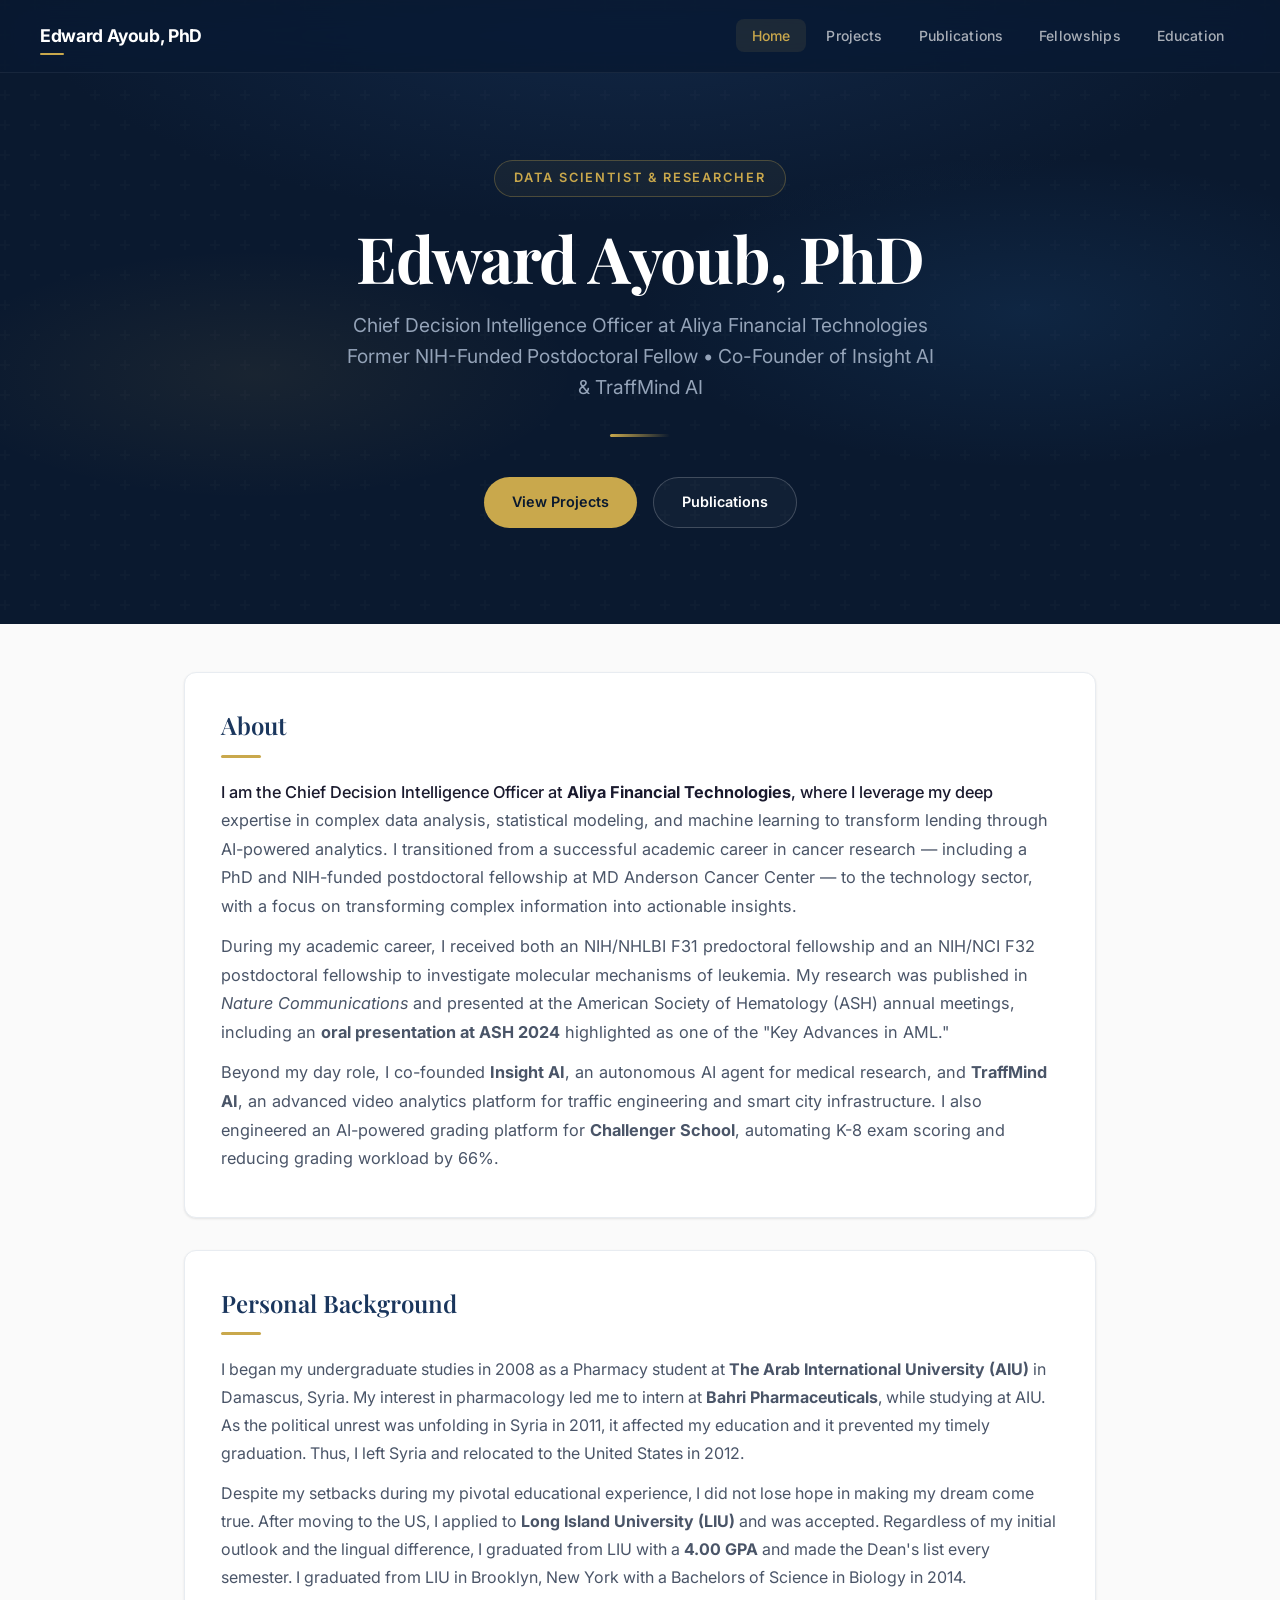
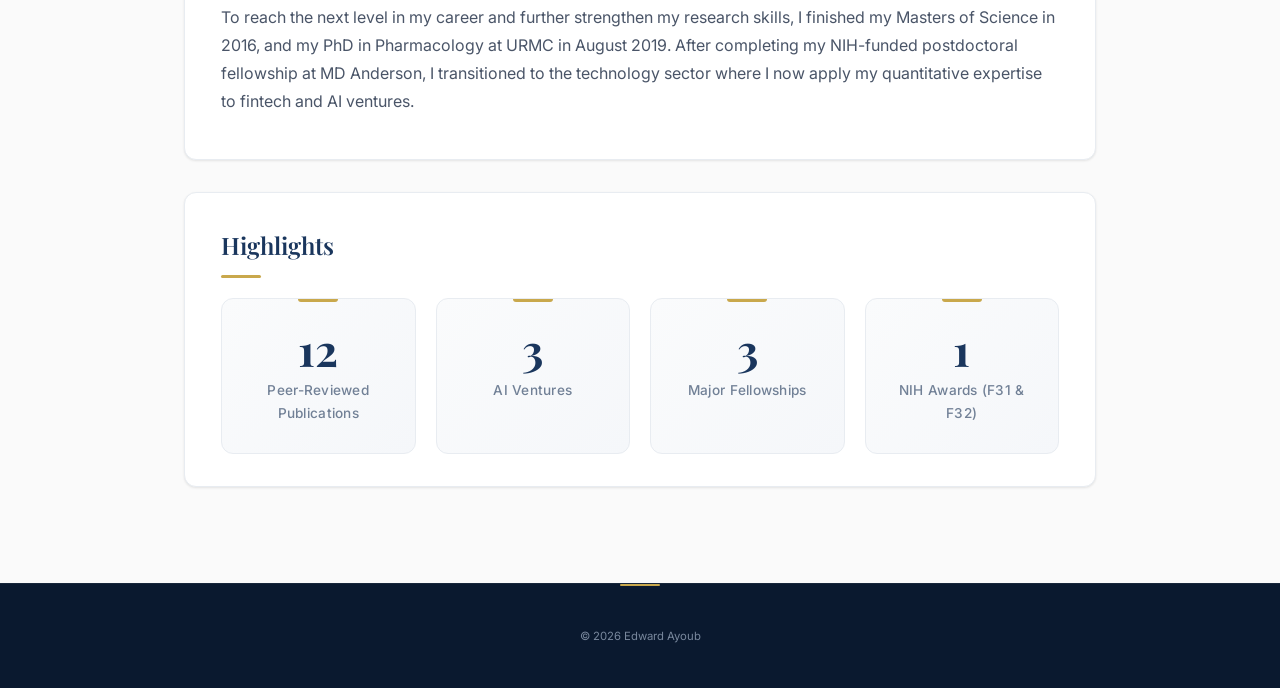
<file: index.html>
<!doctype html>
<html lang="en">
<head>
  <meta charset="utf-8" />
  <meta name="viewport" content="width=device-width, initial-scale=1" />
  <title>Edward Ayoub, PhD</title>
  <meta name="description" content="Edward Ayoub, PhD — Chief Decision Intelligence Officer at Aliya Financial Technologies. Former NIH-funded cancer researcher at MD Anderson. Co-founder of Insight AI and TraffMind AI." />
  <meta name="theme-color" content="#0a192f" />
  <link rel="icon" href="data:," />
  <link rel="stylesheet" href="styles.css" />
</head>
<body>

  <nav class="navbar">
    <div class="navbar-inner">
      <a class="nav-brand" href="index.html">Edward Ayoub, PhD</a>
      <button class="hamburger" aria-label="Toggle navigation" aria-expanded="false">&#9776;</button>
      <ul class="nav-links">
        <li><a href="index.html">Home</a></li>
        <li><a href="projects.html">Projects</a></li>
        <li><a href="publications.html">Publications</a></li>
        <li><a href="fellowships.html">Fellowships</a></li>
        <li><a href="education.html">Education</a></li>
      </ul>
    </div>
  </nav>

  <header class="hero">
    <div class="hero-content">
      <div class="hero-label reveal">Data Scientist &amp; Researcher</div>
      <h1 class="reveal reveal-delay-1">Edward Ayoub, PhD</h1>
      <p class="subtitle reveal reveal-delay-2">Chief Decision Intelligence Officer at Aliya Financial Technologies<br />Former NIH-Funded Postdoctoral Fellow &bull; Co-Founder of Insight AI &amp; TraffMind AI</p>
      <div class="hero-divider reveal reveal-delay-3"></div>
      <div class="hero-links reveal reveal-delay-3">
        <a href="projects.html" class="btn-primary">View Projects</a>
        <a href="publications.html" class="btn-outline">Publications</a>
      </div>
    </div>
  </header>

  <main class="container">

    <section class="section-card intro-section reveal">
      <h2>About</h2>
      <p>
        I am the Chief Decision Intelligence Officer at <strong>Aliya Financial Technologies</strong>, where I leverage my deep expertise in complex data analysis, statistical modeling, and machine learning to transform lending through AI-powered analytics. I transitioned from a successful academic career in cancer research — including a PhD and NIH-funded postdoctoral fellowship at MD Anderson Cancer Center — to the technology sector, with a focus on transforming complex information into actionable insights.
      </p>
      <p>
        During my academic career, I received both an NIH/NHLBI F31 predoctoral fellowship and an NIH/NCI F32 postdoctoral fellowship to investigate molecular mechanisms of leukemia. My research was published in <em>Nature Communications</em> and presented at the American Society of Hematology (ASH) annual meetings, including an <strong>oral presentation at ASH 2024</strong> highlighted as one of the "Key Advances in AML."
      </p>
      <p>
        Beyond my day role, I co-founded <strong>Insight AI</strong>, an autonomous AI agent for medical research, and <strong>TraffMind AI</strong>, an advanced video analytics platform for traffic engineering and smart city infrastructure. I also engineered an AI-powered grading platform for <strong>Challenger School</strong>, automating K-8 exam scoring and reducing grading workload by 66%.
      </p>
    </section>

    <section class="section-card reveal">
      <h2>Personal Background</h2>
      <p>
        I began my undergraduate studies in 2008 as a Pharmacy student at <strong>The Arab International University (AIU)</strong> in Damascus, Syria. My interest in pharmacology led me to intern at <strong>Bahri Pharmaceuticals</strong>, while studying at AIU. As the political unrest was unfolding in Syria in 2011, it affected my education and it prevented my timely graduation. Thus, I left Syria and relocated to the United States in 2012.
      </p>
      <p>
        Despite my setbacks during my pivotal educational experience, I did not lose hope in making my dream come true. After moving to the US, I applied to <strong>Long Island University (LIU)</strong> and was accepted. Regardless of my initial outlook and the lingual difference, I graduated from LIU with a <strong>4.00 GPA</strong> and made the Dean's list every semester. I graduated from LIU in Brooklyn, New York with a Bachelors of Science in Biology in 2014.
      </p>
      <p>
        To reach the next level in my career and further strengthen my research skills, I finished my Masters of Science in 2016, and my PhD in Pharmacology at URMC in August 2019. After completing my NIH-funded postdoctoral fellowship at MD Anderson, I transitioned to the technology sector where I now apply my quantitative expertise to fintech and AI ventures.
      </p>
    </section>

    <section class="section-card reveal">
      <h2>Highlights</h2>
      <div class="highlights">
        <div class="highlight-card reveal reveal-delay-1">
          <div class="number" data-count="16" data-suffix="">0</div>
          <div class="label">Peer-Reviewed Publications</div>
        </div>
        <div class="highlight-card reveal reveal-delay-2">
          <div class="number" data-count="4" data-suffix="">0</div>
          <div class="label">AI Ventures</div>
        </div>
        <div class="highlight-card reveal reveal-delay-3">
          <div class="number" data-count="4" data-suffix="">0</div>
          <div class="label">Major Fellowships</div>
        </div>
        <div class="highlight-card reveal reveal-delay-4">
          <div class="number" data-count="2" data-suffix="">0</div>
          <div class="label">NIH Awards (F31 &amp; F32)</div>
        </div>
      </div>
    </section>

  </main>

  <footer>
    <small>&copy; <span id="year"></span></small>
  </footer>

  <script src="app.js"></script>
</body>
</html>
</file>
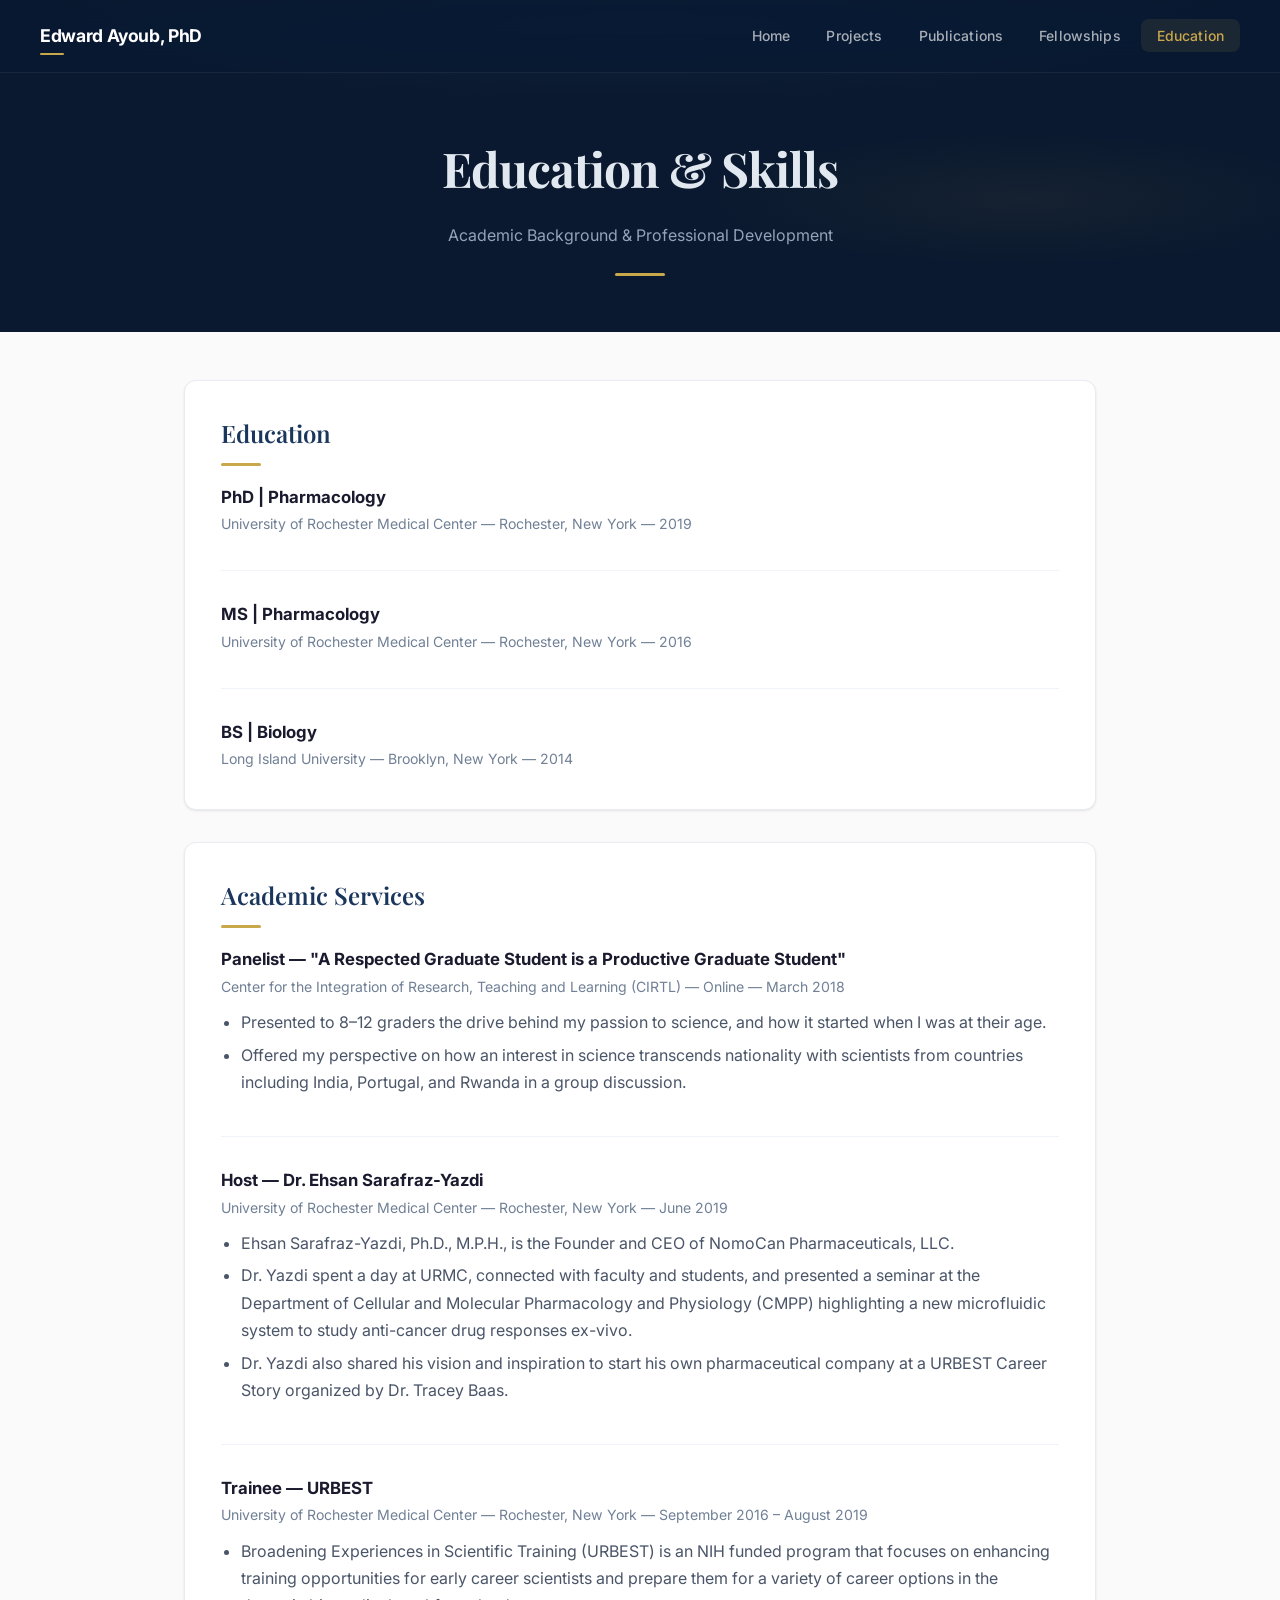
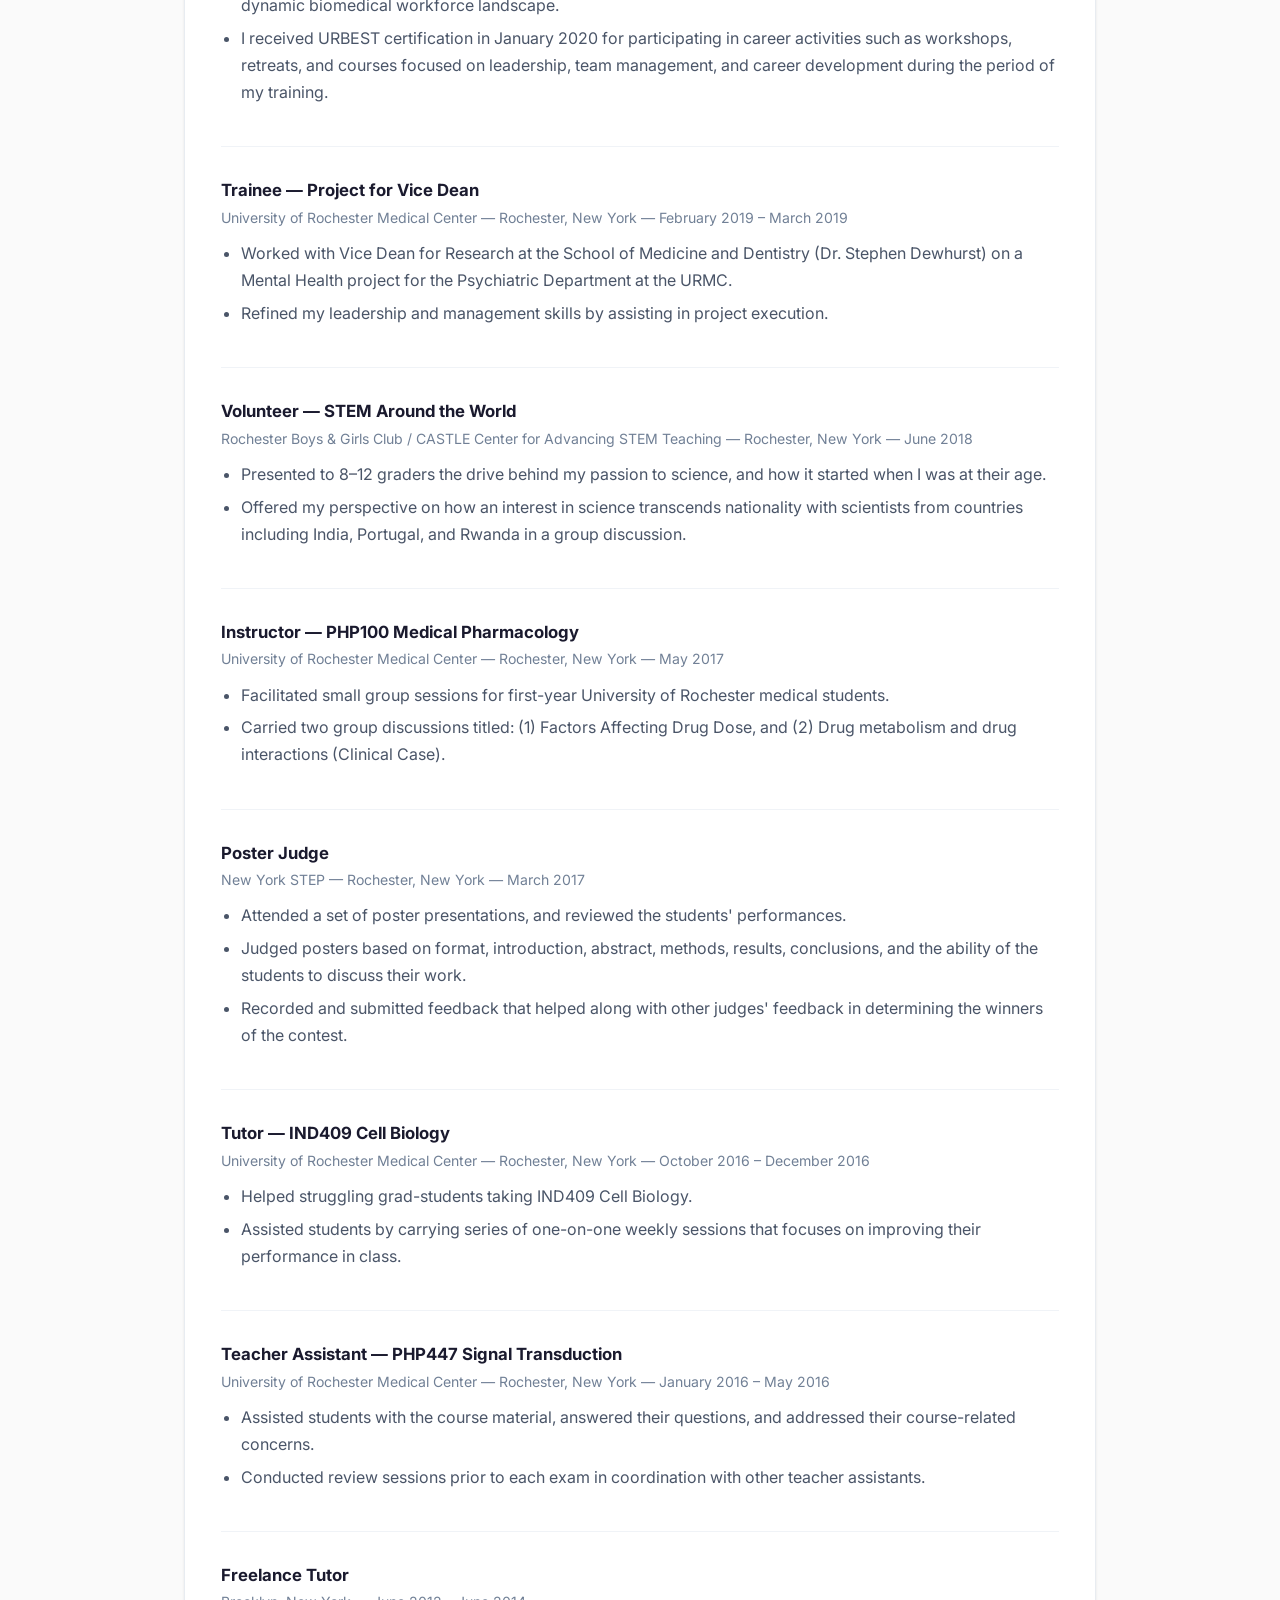
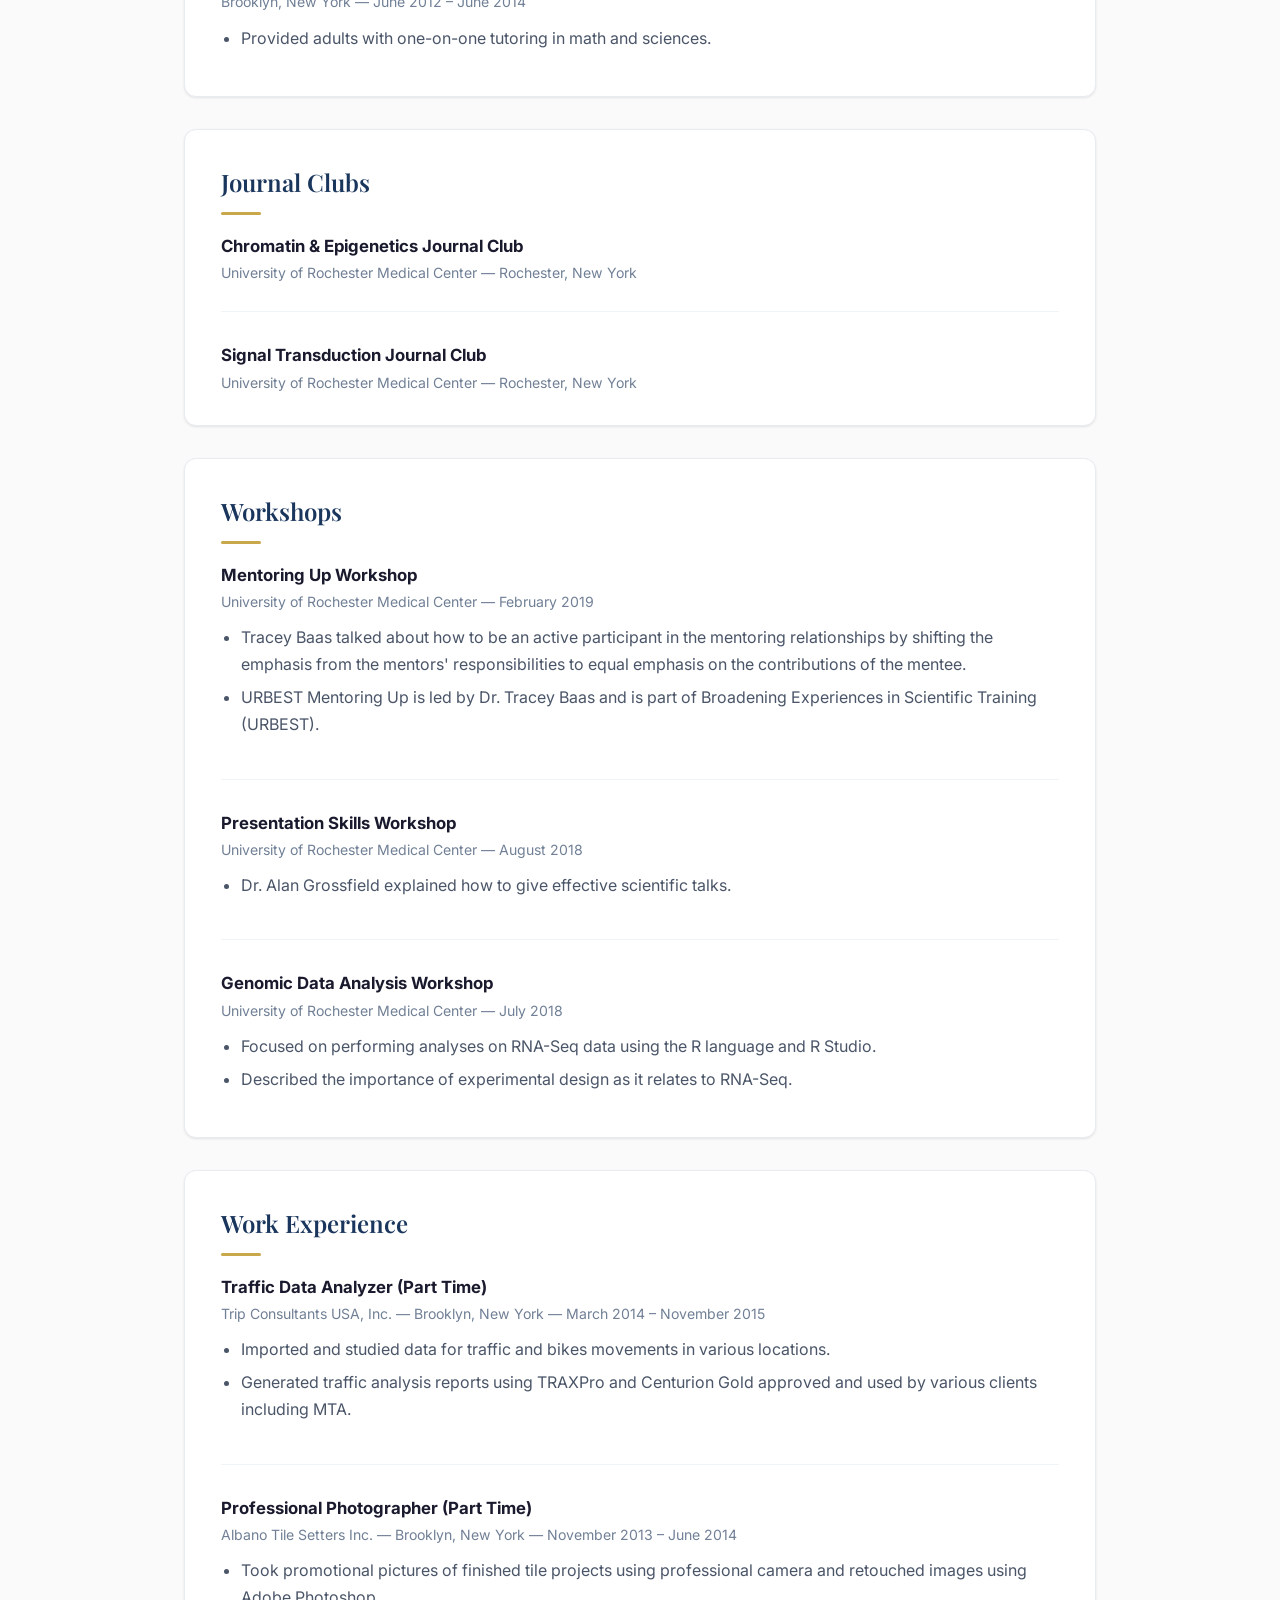
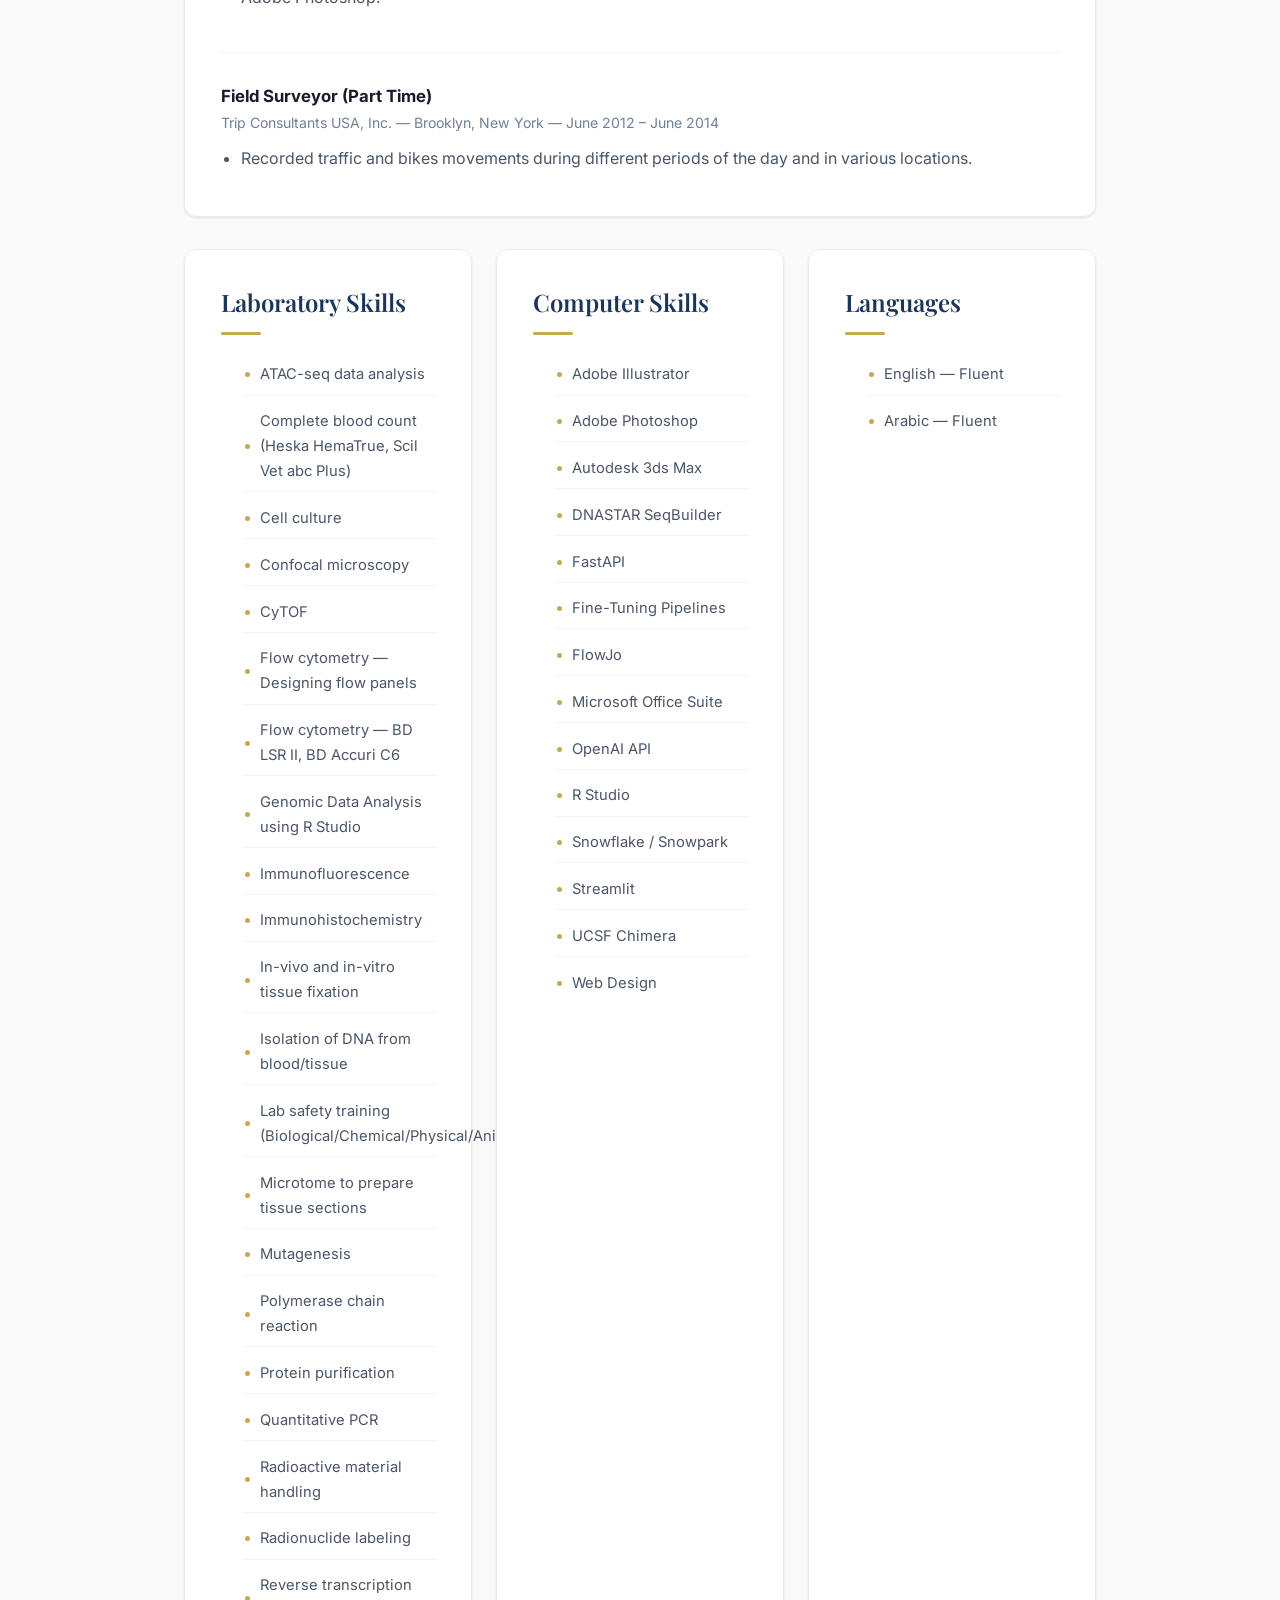
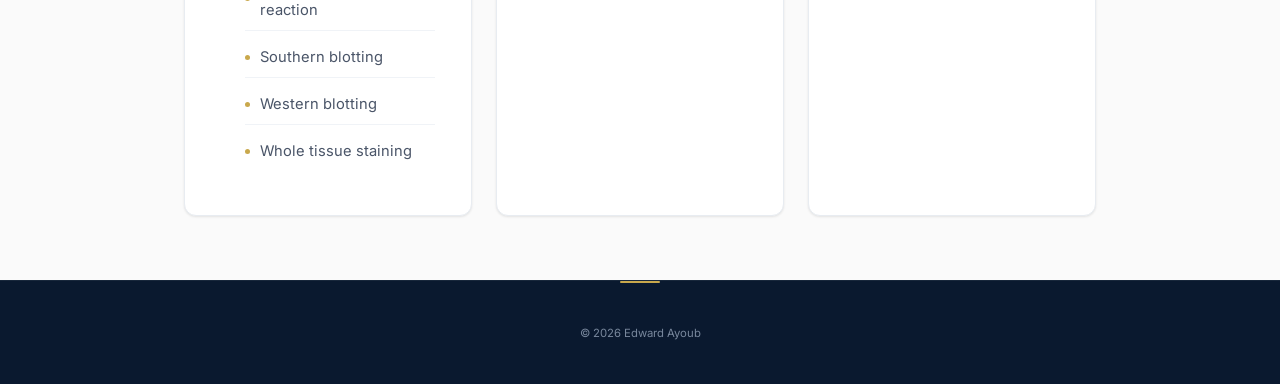
<file: education.html>
<!doctype html>
<html lang="en">
<head>
  <meta charset="utf-8" />
  <meta name="viewport" content="width=device-width, initial-scale=1" />
  <title>Education &amp; Skills — Edward Ayoub, PhD</title>
  <meta name="description" content="Education, academic services, skills, and work experience of Edward Ayoub, PhD." />
  <meta name="theme-color" content="#0a192f" />
  <link rel="icon" href="data:," />
  <link rel="stylesheet" href="styles.css" />
</head>
<body>

  <nav class="navbar">
    <div class="navbar-inner">
      <a class="nav-brand" href="index.html">Edward Ayoub, PhD</a>
      <button class="hamburger" aria-label="Toggle navigation" aria-expanded="false">&#9776;</button>
      <ul class="nav-links">
        <li><a href="index.html">Home</a></li>
        <li><a href="projects.html">Projects</a></li>
        <li><a href="publications.html">Publications</a></li>
        <li><a href="fellowships.html">Fellowships</a></li>
        <li><a href="education.html">Education</a></li>
      </ul>
    </div>
  </nav>

  <header class="page-header">
    <h1>Education &amp; Skills</h1>
    <p class="subtitle">Academic Background &amp; Professional Development</p>
    <div class="header-line"></div>
  </header>

  <main class="container">

    <section class="section-card reveal">
      <h2>Education</h2>

      <div class="entry">
        <div class="entry-header">
          <div class="entry-title">PhD | Pharmacology</div>
          <div class="entry-meta">University of Rochester Medical Center — Rochester, New York — 2019</div>
        </div>
      </div>

      <div class="entry">
        <div class="entry-header">
          <div class="entry-title">MS | Pharmacology</div>
          <div class="entry-meta">University of Rochester Medical Center — Rochester, New York — 2016</div>
        </div>
      </div>

      <div class="entry">
        <div class="entry-header">
          <div class="entry-title">BS | Biology</div>
          <div class="entry-meta">Long Island University — Brooklyn, New York — 2014</div>
        </div>
      </div>
    </section>

    <section class="section-card reveal">
      <h2>Academic Services</h2>

      <div class="entry">
        <div class="entry-header">
          <div class="entry-title">Panelist — "A Respected Graduate Student is a Productive Graduate Student"</div>
          <div class="entry-meta">Center for the Integration of Research, Teaching and Learning (CIRTL) — Online — March 2018</div>
        </div>
        <div class="entry-body">
          <ul>
            <li>Presented to 8–12 graders the drive behind my passion to science, and how it started when I was at their age.</li>
            <li>Offered my perspective on how an interest in science transcends nationality with scientists from countries including India, Portugal, and Rwanda in a group discussion.</li>
          </ul>
        </div>
      </div>

      <div class="entry">
        <div class="entry-header">
          <div class="entry-title">Host — Dr. Ehsan Sarafraz-Yazdi</div>
          <div class="entry-meta">University of Rochester Medical Center — Rochester, New York — June 2019</div>
        </div>
        <div class="entry-body">
          <ul>
            <li>Ehsan Sarafraz-Yazdi, Ph.D., M.P.H., is the Founder and CEO of NomoCan Pharmaceuticals, LLC.</li>
            <li>Dr. Yazdi spent a day at URMC, connected with faculty and students, and presented a seminar at the Department of Cellular and Molecular Pharmacology and Physiology (CMPP) highlighting a new microfluidic system to study anti-cancer drug responses ex-vivo.</li>
            <li>Dr. Yazdi also shared his vision and inspiration to start his own pharmaceutical company at a URBEST Career Story organized by Dr. Tracey Baas.</li>
          </ul>
        </div>
      </div>

      <div class="entry">
        <div class="entry-header">
          <div class="entry-title">Trainee — URBEST</div>
          <div class="entry-meta">University of Rochester Medical Center — Rochester, New York — September 2016 – August 2019</div>
        </div>
        <div class="entry-body">
          <ul>
            <li>Broadening Experiences in Scientific Training (URBEST) is an NIH funded program that focuses on enhancing training opportunities for early career scientists and prepare them for a variety of career options in the dynamic biomedical workforce landscape.</li>
            <li>I received URBEST certification in January 2020 for participating in career activities such as workshops, retreats, and courses focused on leadership, team management, and career development during the period of my training.</li>
          </ul>
        </div>
      </div>

      <div class="entry">
        <div class="entry-header">
          <div class="entry-title">Trainee — Project for Vice Dean</div>
          <div class="entry-meta">University of Rochester Medical Center — Rochester, New York — February 2019 – March 2019</div>
        </div>
        <div class="entry-body">
          <ul>
            <li>Worked with Vice Dean for Research at the School of Medicine and Dentistry (Dr. Stephen Dewhurst) on a Mental Health project for the Psychiatric Department at the URMC.</li>
            <li>Refined my leadership and management skills by assisting in project execution.</li>
          </ul>
        </div>
      </div>

      <div class="entry">
        <div class="entry-header">
          <div class="entry-title">Volunteer — STEM Around the World</div>
          <div class="entry-meta">Rochester Boys &amp; Girls Club / CASTLE Center for Advancing STEM Teaching — Rochester, New York — June 2018</div>
        </div>
        <div class="entry-body">
          <ul>
            <li>Presented to 8–12 graders the drive behind my passion to science, and how it started when I was at their age.</li>
            <li>Offered my perspective on how an interest in science transcends nationality with scientists from countries including India, Portugal, and Rwanda in a group discussion.</li>
          </ul>
        </div>
      </div>

      <div class="entry">
        <div class="entry-header">
          <div class="entry-title">Instructor — PHP100 Medical Pharmacology</div>
          <div class="entry-meta">University of Rochester Medical Center — Rochester, New York — May 2017</div>
        </div>
        <div class="entry-body">
          <ul>
            <li>Facilitated small group sessions for first-year University of Rochester medical students.</li>
            <li>Carried two group discussions titled: (1) Factors Affecting Drug Dose, and (2) Drug metabolism and drug interactions (Clinical Case).</li>
          </ul>
        </div>
      </div>

      <div class="entry">
        <div class="entry-header">
          <div class="entry-title">Poster Judge</div>
          <div class="entry-meta">New York STEP — Rochester, New York — March 2017</div>
        </div>
        <div class="entry-body">
          <ul>
            <li>Attended a set of poster presentations, and reviewed the students' performances.</li>
            <li>Judged posters based on format, introduction, abstract, methods, results, conclusions, and the ability of the students to discuss their work.</li>
            <li>Recorded and submitted feedback that helped along with other judges' feedback in determining the winners of the contest.</li>
          </ul>
        </div>
      </div>

      <div class="entry">
        <div class="entry-header">
          <div class="entry-title">Tutor — IND409 Cell Biology</div>
          <div class="entry-meta">University of Rochester Medical Center — Rochester, New York — October 2016 – December 2016</div>
        </div>
        <div class="entry-body">
          <ul>
            <li>Helped struggling grad-students taking IND409 Cell Biology.</li>
            <li>Assisted students by carrying series of one-on-one weekly sessions that focuses on improving their performance in class.</li>
          </ul>
        </div>
      </div>

      <div class="entry">
        <div class="entry-header">
          <div class="entry-title">Teacher Assistant — PHP447 Signal Transduction</div>
          <div class="entry-meta">University of Rochester Medical Center — Rochester, New York — January 2016 – May 2016</div>
        </div>
        <div class="entry-body">
          <ul>
            <li>Assisted students with the course material, answered their questions, and addressed their course-related concerns.</li>
            <li>Conducted review sessions prior to each exam in coordination with other teacher assistants.</li>
          </ul>
        </div>
      </div>

      <div class="entry">
        <div class="entry-header">
          <div class="entry-title">Freelance Tutor</div>
          <div class="entry-meta">Brooklyn, New York — June 2012 – June 2014</div>
        </div>
        <div class="entry-body">
          <ul>
            <li>Provided adults with one-on-one tutoring in math and sciences.</li>
          </ul>
        </div>
      </div>
    </section>

    <section class="section-card reveal">
      <h2>Journal Clubs</h2>
      <div class="entry">
        <div class="entry-title">Chromatin &amp; Epigenetics Journal Club</div>
        <div class="entry-meta">University of Rochester Medical Center — Rochester, New York</div>
      </div>
      <div class="entry">
        <div class="entry-title">Signal Transduction Journal Club</div>
        <div class="entry-meta">University of Rochester Medical Center — Rochester, New York</div>
      </div>
    </section>

    <section class="section-card reveal">
      <h2>Workshops</h2>

      <div class="entry">
        <div class="entry-header">
          <div class="entry-title">Mentoring Up Workshop</div>
          <div class="entry-meta">University of Rochester Medical Center — February 2019</div>
        </div>
        <div class="entry-body">
          <ul>
            <li>Tracey Baas talked about how to be an active participant in the mentoring relationships by shifting the emphasis from the mentors' responsibilities to equal emphasis on the contributions of the mentee.</li>
            <li>URBEST Mentoring Up is led by Dr. Tracey Baas and is part of Broadening Experiences in Scientific Training (URBEST).</li>
          </ul>
        </div>
      </div>

      <div class="entry">
        <div class="entry-header">
          <div class="entry-title">Presentation Skills Workshop</div>
          <div class="entry-meta">University of Rochester Medical Center — August 2018</div>
        </div>
        <div class="entry-body">
          <ul>
            <li>Dr. Alan Grossfield explained how to give effective scientific talks.</li>
          </ul>
        </div>
      </div>

      <div class="entry">
        <div class="entry-header">
          <div class="entry-title">Genomic Data Analysis Workshop</div>
          <div class="entry-meta">University of Rochester Medical Center — July 2018</div>
        </div>
        <div class="entry-body">
          <ul>
            <li>Focused on performing analyses on RNA-Seq data using the R language and R Studio.</li>
            <li>Described the importance of experimental design as it relates to RNA-Seq.</li>
          </ul>
        </div>
      </div>
    </section>

    <section class="section-card reveal">
      <h2>Work Experience</h2>

      <div class="entry">
        <div class="entry-header">
          <div class="entry-title">Traffic Data Analyzer (Part Time)</div>
          <div class="entry-meta">Trip Consultants USA, Inc. — Brooklyn, New York — March 2014 – November 2015</div>
        </div>
        <div class="entry-body">
          <ul>
            <li>Imported and studied data for traffic and bikes movements in various locations.</li>
            <li>Generated traffic analysis reports using TRAXPro and Centurion Gold approved and used by various clients including MTA.</li>
          </ul>
        </div>
      </div>

      <div class="entry">
        <div class="entry-header">
          <div class="entry-title">Professional Photographer (Part Time)</div>
          <div class="entry-meta">Albano Tile Setters Inc. — Brooklyn, New York — November 2013 – June 2014</div>
        </div>
        <div class="entry-body">
          <ul>
            <li>Took promotional pictures of finished tile projects using professional camera and retouched images using Adobe Photoshop.</li>
          </ul>
        </div>
      </div>

      <div class="entry">
        <div class="entry-header">
          <div class="entry-title">Field Surveyor (Part Time)</div>
          <div class="entry-meta">Trip Consultants USA, Inc. — Brooklyn, New York — June 2012 – June 2014</div>
        </div>
        <div class="entry-body">
          <ul>
            <li>Recorded traffic and bikes movements during different periods of the day and in various locations.</li>
          </ul>
        </div>
      </div>
    </section>

    <div class="skills-grid reveal">

      <section class="section-card">
        <h2>Laboratory Skills</h2>
        <ul class="skill-list">
          <li>ATAC-seq data analysis</li>
          <li>Complete blood count (Heska HemaTrue, Scil Vet abc Plus)</li>
          <li>Cell culture</li>
          <li>Confocal microscopy</li>
          <li>CyTOF</li>
          <li>Flow cytometry — Designing flow panels</li>
          <li>Flow cytometry — BD LSR II, BD Accuri C6</li>
          <li>Genomic Data Analysis using R Studio</li>
          <li>Immunofluorescence</li>
          <li>Immunohistochemistry</li>
          <li>In-vivo and in-vitro tissue fixation</li>
          <li>Isolation of DNA from blood/tissue</li>
          <li>Lab safety training (Biological/Chemical/Physical/Animal)</li>
          <li>Microtome to prepare tissue sections</li>
          <li>Mutagenesis</li>
          <li>Polymerase chain reaction</li>
          <li>Protein purification</li>
          <li>Quantitative PCR</li>
          <li>Radioactive material handling</li>
          <li>Radionuclide labeling</li>
          <li>Reverse transcription reaction</li>
          <li>Southern blotting</li>
          <li>Western blotting</li>
          <li>Whole tissue staining</li>
        </ul>
      </section>

      <section class="section-card">
        <h2>Computer Skills</h2>
        <ul class="skill-list">
          <li>Adobe Illustrator</li>
          <li>Adobe Photoshop</li>
          <li>Autodesk 3ds Max</li>
          <li>DNASTAR SeqBuilder</li>
          <li>FastAPI</li>
          <li>Fine-Tuning Pipelines</li>
          <li>FlowJo</li>
          <li>Microsoft Office Suite</li>
          <li>OpenAI API</li>
          <li>R Studio</li>
          <li>Snowflake / Snowpark</li>
          <li>Streamlit</li>
          <li>UCSF Chimera</li>
          <li>Web Design</li>
        </ul>
      </section>

      <section class="section-card">
        <h2>Languages</h2>
        <ul class="skill-list">
          <li>English — Fluent</li>
          <li>Arabic — Fluent</li>
        </ul>
      </section>

    </div>

  </main>

  <footer>
    <small>&copy; <span id="year"></span></small>
  </footer>

  <script src="app.js"></script>
</body>
</html>
</file>
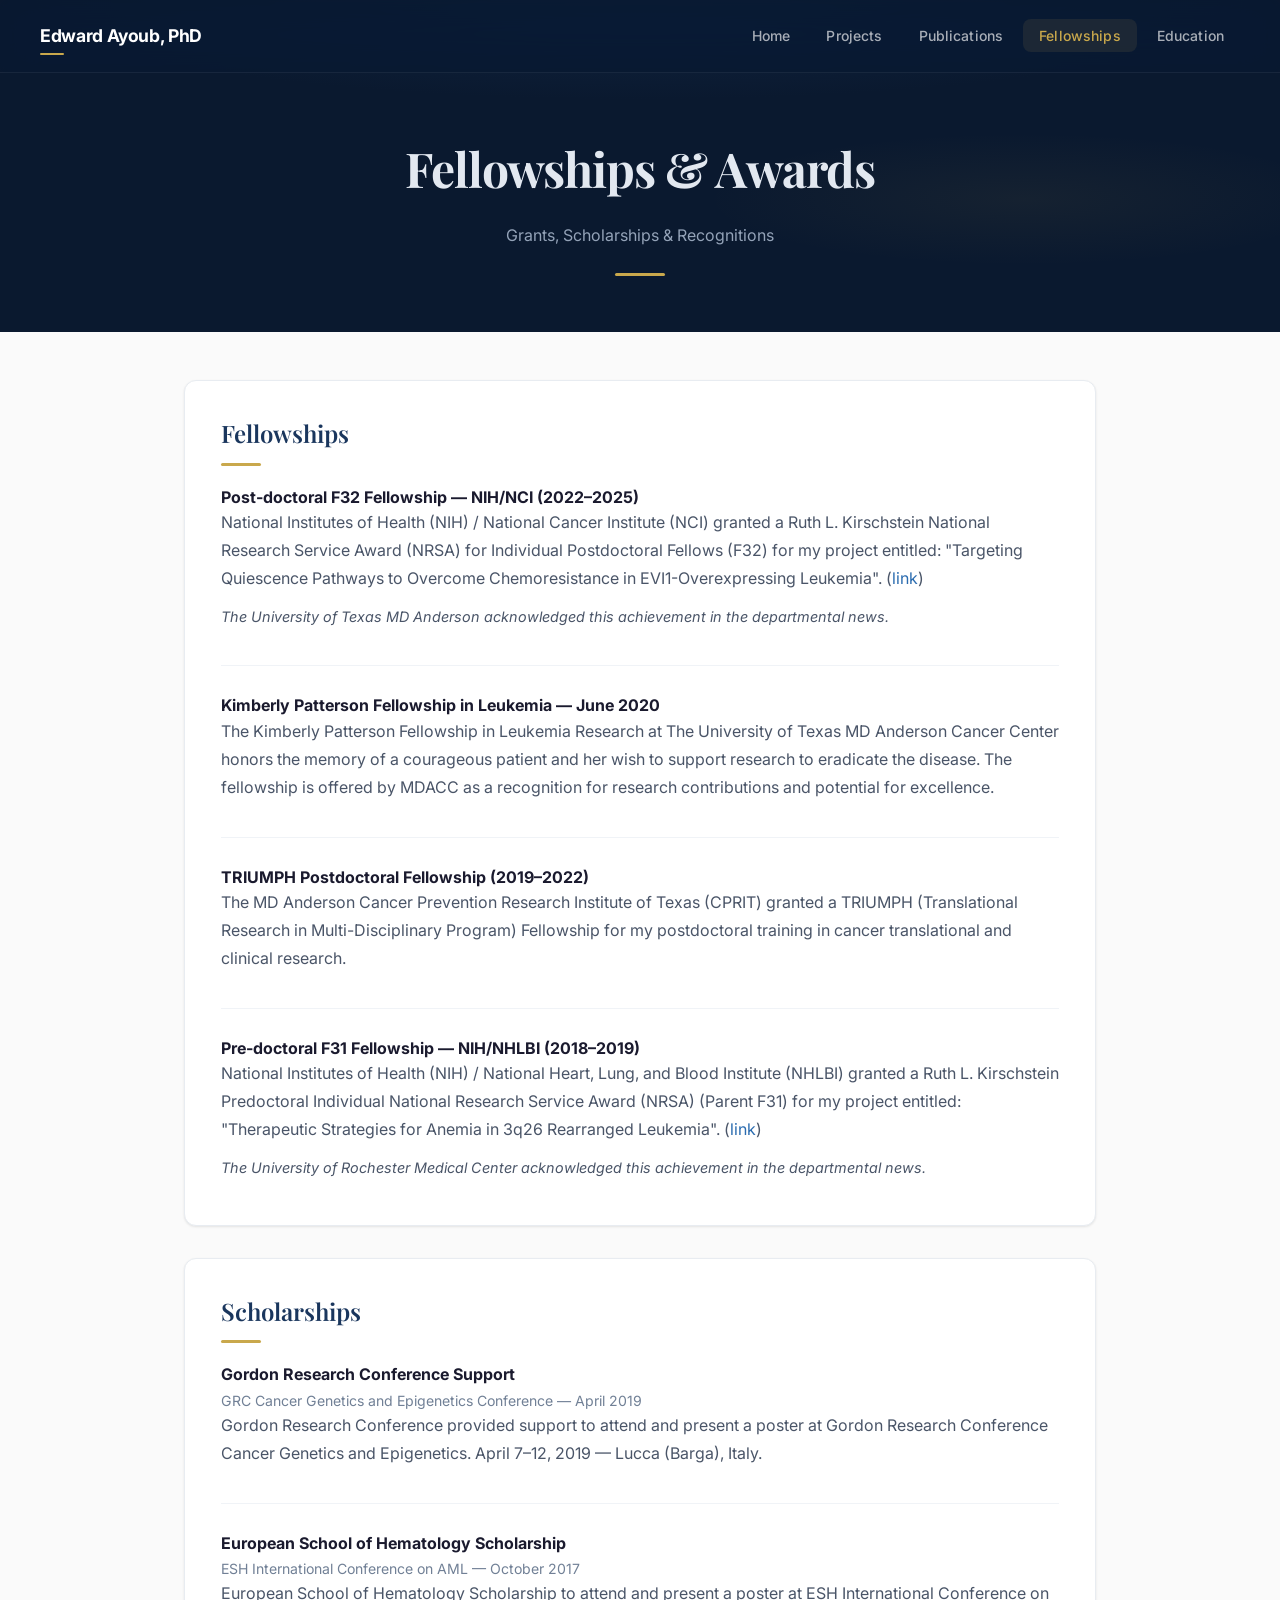
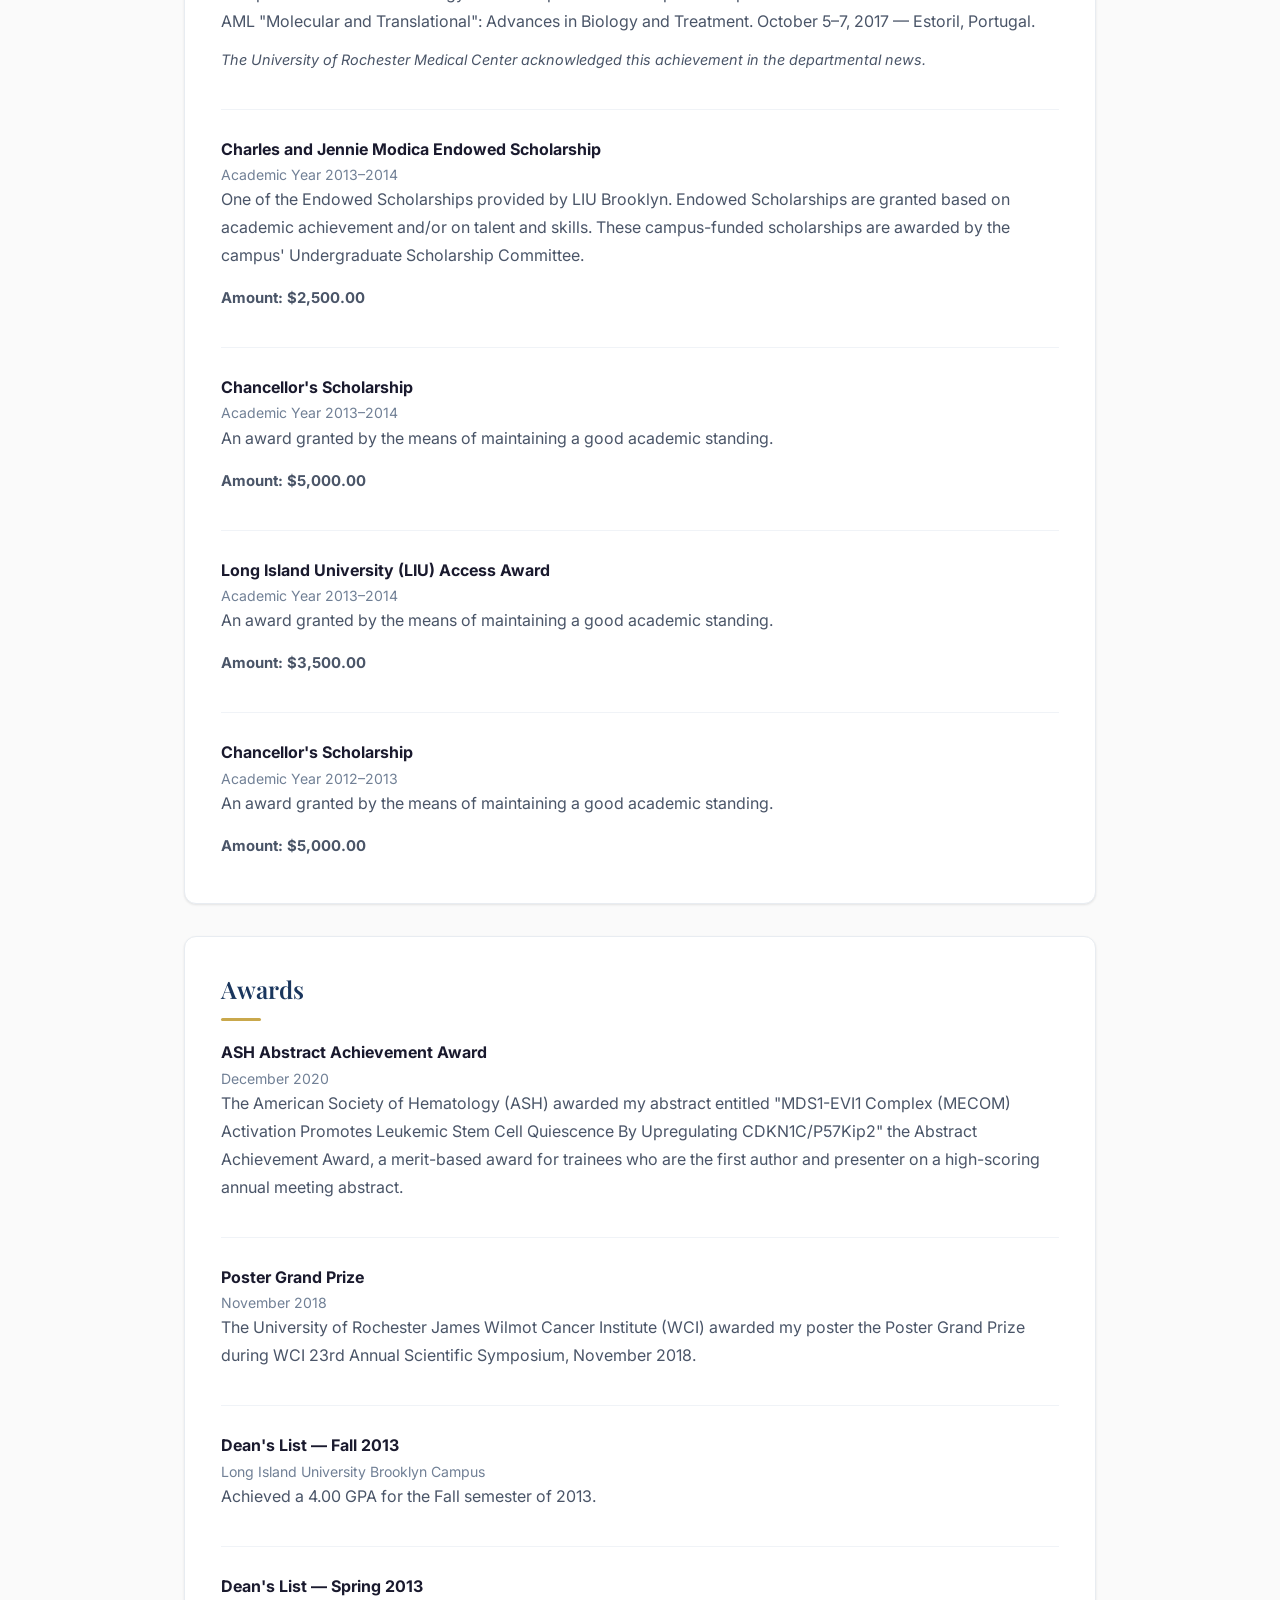
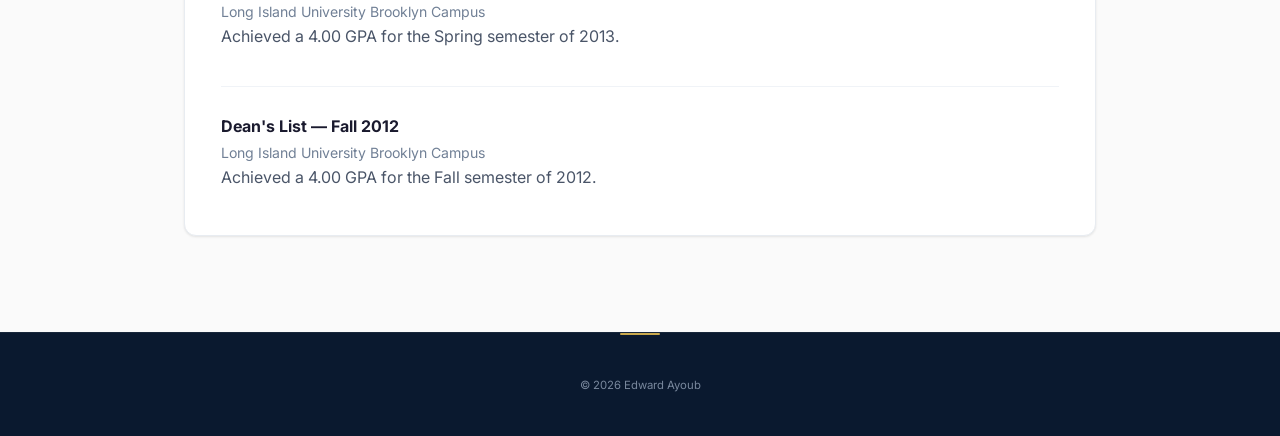
<file: fellowships.html>
<!doctype html>
<html lang="en">
<head>
  <meta charset="utf-8" />
  <meta name="viewport" content="width=device-width, initial-scale=1" />
  <title>Fellowships &amp; Awards — Edward Ayoub, PhD</title>
  <meta name="description" content="Fellowships, scholarships, and awards received by Edward Ayoub, PhD." />
  <meta name="theme-color" content="#0a192f" />
  <link rel="icon" href="data:," />
  <link rel="stylesheet" href="styles.css" />
</head>
<body>

  <nav class="navbar">
    <div class="navbar-inner">
      <a class="nav-brand" href="index.html">Edward Ayoub, PhD</a>
      <button class="hamburger" aria-label="Toggle navigation" aria-expanded="false">&#9776;</button>
      <ul class="nav-links">
        <li><a href="index.html">Home</a></li>
        <li><a href="projects.html">Projects</a></li>
        <li><a href="publications.html">Publications</a></li>
        <li><a href="fellowships.html">Fellowships</a></li>
        <li><a href="education.html">Education</a></li>
      </ul>
    </div>
  </nav>

  <header class="page-header">
    <h1>Fellowships &amp; Awards</h1>
    <p class="subtitle">Grants, Scholarships &amp; Recognitions</p>
    <div class="header-line"></div>
  </header>

  <main class="container">

    <section class="section-card reveal">
      <h2>Fellowships</h2>

      <div class="award-item">
        <div class="award-title">Post-doctoral F32 Fellowship — NIH/NCI (2022–2025)</div>
        <p>
          National Institutes of Health (NIH) / National Cancer Institute (NCI) granted a Ruth L. Kirschstein National Research Service Award (NRSA) for Individual Postdoctoral Fellows (F32) for my project entitled: "Targeting Quiescence Pathways to Overcome Chemoresistance in EVI1-Overexpressing Leukemia".
          (<a href="https://reporter.nih.gov/search/tcmJfdYGqECZQR6OIxlEHA/project-details/10630823" target="_blank" rel="noopener noreferrer">link</a>)
        </p>
        <p class="pub-note">The University of Texas MD Anderson acknowledged this achievement in the departmental news.</p>
      </div>

      <div class="award-item">
        <div class="award-title">Kimberly Patterson Fellowship in Leukemia — June 2020</div>
        <p>
          The Kimberly Patterson Fellowship in Leukemia Research at The University of Texas MD Anderson Cancer Center honors the memory of a courageous patient and her wish to support research to eradicate the disease. The fellowship is offered by MDACC as a recognition for research contributions and potential for excellence.
        </p>
      </div>

      <div class="award-item">
        <div class="award-title">TRIUMPH Postdoctoral Fellowship (2019–2022)</div>
        <p>
          The MD Anderson Cancer Prevention Research Institute of Texas (CPRIT) granted a TRIUMPH (Translational Research in Multi-Disciplinary Program) Fellowship for my postdoctoral training in cancer translational and clinical research.
        </p>
      </div>

      <div class="award-item">
        <div class="award-title">Pre-doctoral F31 Fellowship — NIH/NHLBI (2018–2019)</div>
        <p>
          National Institutes of Health (NIH) / National Heart, Lung, and Blood Institute (NHLBI) granted a Ruth L. Kirschstein Predoctoral Individual National Research Service Award (NRSA) (Parent F31) for my project entitled: "Therapeutic Strategies for Anemia in 3q26 Rearranged Leukemia".
          (<a href="https://reporter.nih.gov/search/tcmJfdYGqECZQR6OIxlEHA/project-details/9608260" target="_blank" rel="noopener noreferrer">link</a>)
        </p>
        <p class="pub-note">The University of Rochester Medical Center acknowledged this achievement in the departmental news.</p>
      </div>
    </section>

    <section class="section-card reveal">
      <h2>Scholarships</h2>

      <div class="award-item">
        <div class="award-title">Gordon Research Conference Support</div>
        <div class="entry-meta">GRC Cancer Genetics and Epigenetics Conference — April 2019</div>
        <p>Gordon Research Conference provided support to attend and present a poster at Gordon Research Conference Cancer Genetics and Epigenetics. April 7–12, 2019 — Lucca (Barga), Italy.</p>
      </div>

      <div class="award-item">
        <div class="award-title">European School of Hematology Scholarship</div>
        <div class="entry-meta">ESH International Conference on AML — October 2017</div>
        <p>European School of Hematology Scholarship to attend and present a poster at ESH International Conference on AML "Molecular and Translational": Advances in Biology and Treatment. October 5–7, 2017 — Estoril, Portugal.</p>
        <p class="pub-note">The University of Rochester Medical Center acknowledged this achievement in the departmental news.</p>
      </div>

      <div class="award-item">
        <div class="award-title">Charles and Jennie Modica Endowed Scholarship</div>
        <div class="entry-meta">Academic Year 2013–2014</div>
        <p>One of the Endowed Scholarships provided by LIU Brooklyn. Endowed Scholarships are granted based on academic achievement and/or on talent and skills. These campus-funded scholarships are awarded by the campus' Undergraduate Scholarship Committee.</p>
        <p class="award-amount">Amount: $2,500.00</p>
      </div>

      <div class="award-item">
        <div class="award-title">Chancellor's Scholarship</div>
        <div class="entry-meta">Academic Year 2013–2014</div>
        <p>An award granted by the means of maintaining a good academic standing.</p>
        <p class="award-amount">Amount: $5,000.00</p>
      </div>

      <div class="award-item">
        <div class="award-title">Long Island University (LIU) Access Award</div>
        <div class="entry-meta">Academic Year 2013–2014</div>
        <p>An award granted by the means of maintaining a good academic standing.</p>
        <p class="award-amount">Amount: $3,500.00</p>
      </div>

      <div class="award-item">
        <div class="award-title">Chancellor's Scholarship</div>
        <div class="entry-meta">Academic Year 2012–2013</div>
        <p>An award granted by the means of maintaining a good academic standing.</p>
        <p class="award-amount">Amount: $5,000.00</p>
      </div>
    </section>

    <section class="section-card reveal">
      <h2>Awards</h2>

      <div class="award-item">
        <div class="award-title">ASH Abstract Achievement Award</div>
        <div class="entry-meta">December 2020</div>
        <p>The American Society of Hematology (ASH) awarded my abstract entitled "MDS1-EVI1 Complex (MECOM) Activation Promotes Leukemic Stem Cell Quiescence By Upregulating CDKN1C/P57Kip2" the Abstract Achievement Award, a merit-based award for trainees who are the first author and presenter on a high-scoring annual meeting abstract.</p>
      </div>

      <div class="award-item">
        <div class="award-title">Poster Grand Prize</div>
        <div class="entry-meta">November 2018</div>
        <p>The University of Rochester James Wilmot Cancer Institute (WCI) awarded my poster the Poster Grand Prize during WCI 23rd Annual Scientific Symposium, November 2018.</p>
      </div>

      <div class="award-item">
        <div class="award-title">Dean's List — Fall 2013</div>
        <div class="entry-meta">Long Island University Brooklyn Campus</div>
        <p>Achieved a 4.00 GPA for the Fall semester of 2013.</p>
      </div>

      <div class="award-item">
        <div class="award-title">Dean's List — Spring 2013</div>
        <div class="entry-meta">Long Island University Brooklyn Campus</div>
        <p>Achieved a 4.00 GPA for the Spring semester of 2013.</p>
      </div>

      <div class="award-item">
        <div class="award-title">Dean's List — Fall 2012</div>
        <div class="entry-meta">Long Island University Brooklyn Campus</div>
        <p>Achieved a 4.00 GPA for the Fall semester of 2012.</p>
      </div>
    </section>

  </main>

  <footer>
    <small>&copy; <span id="year"></span></small>
  </footer>

  <script src="app.js"></script>
</body>
</html>
</file>
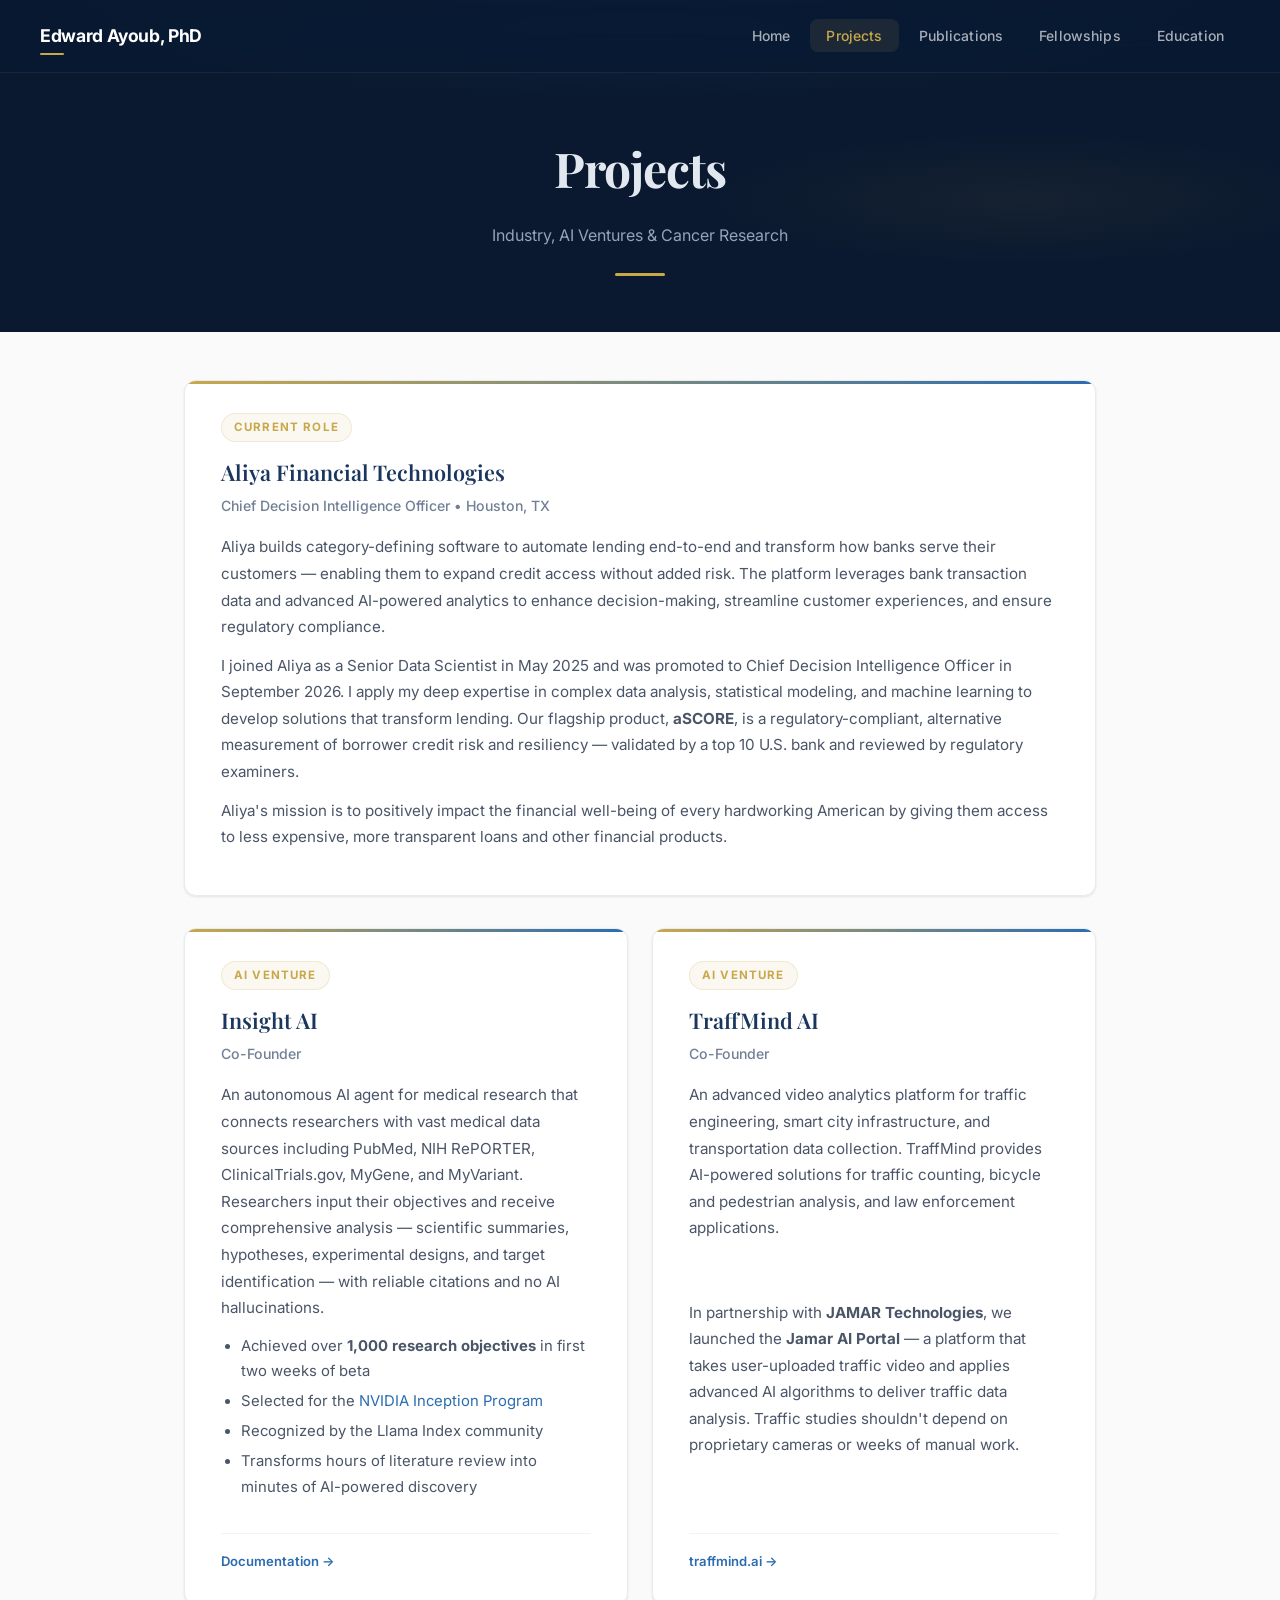
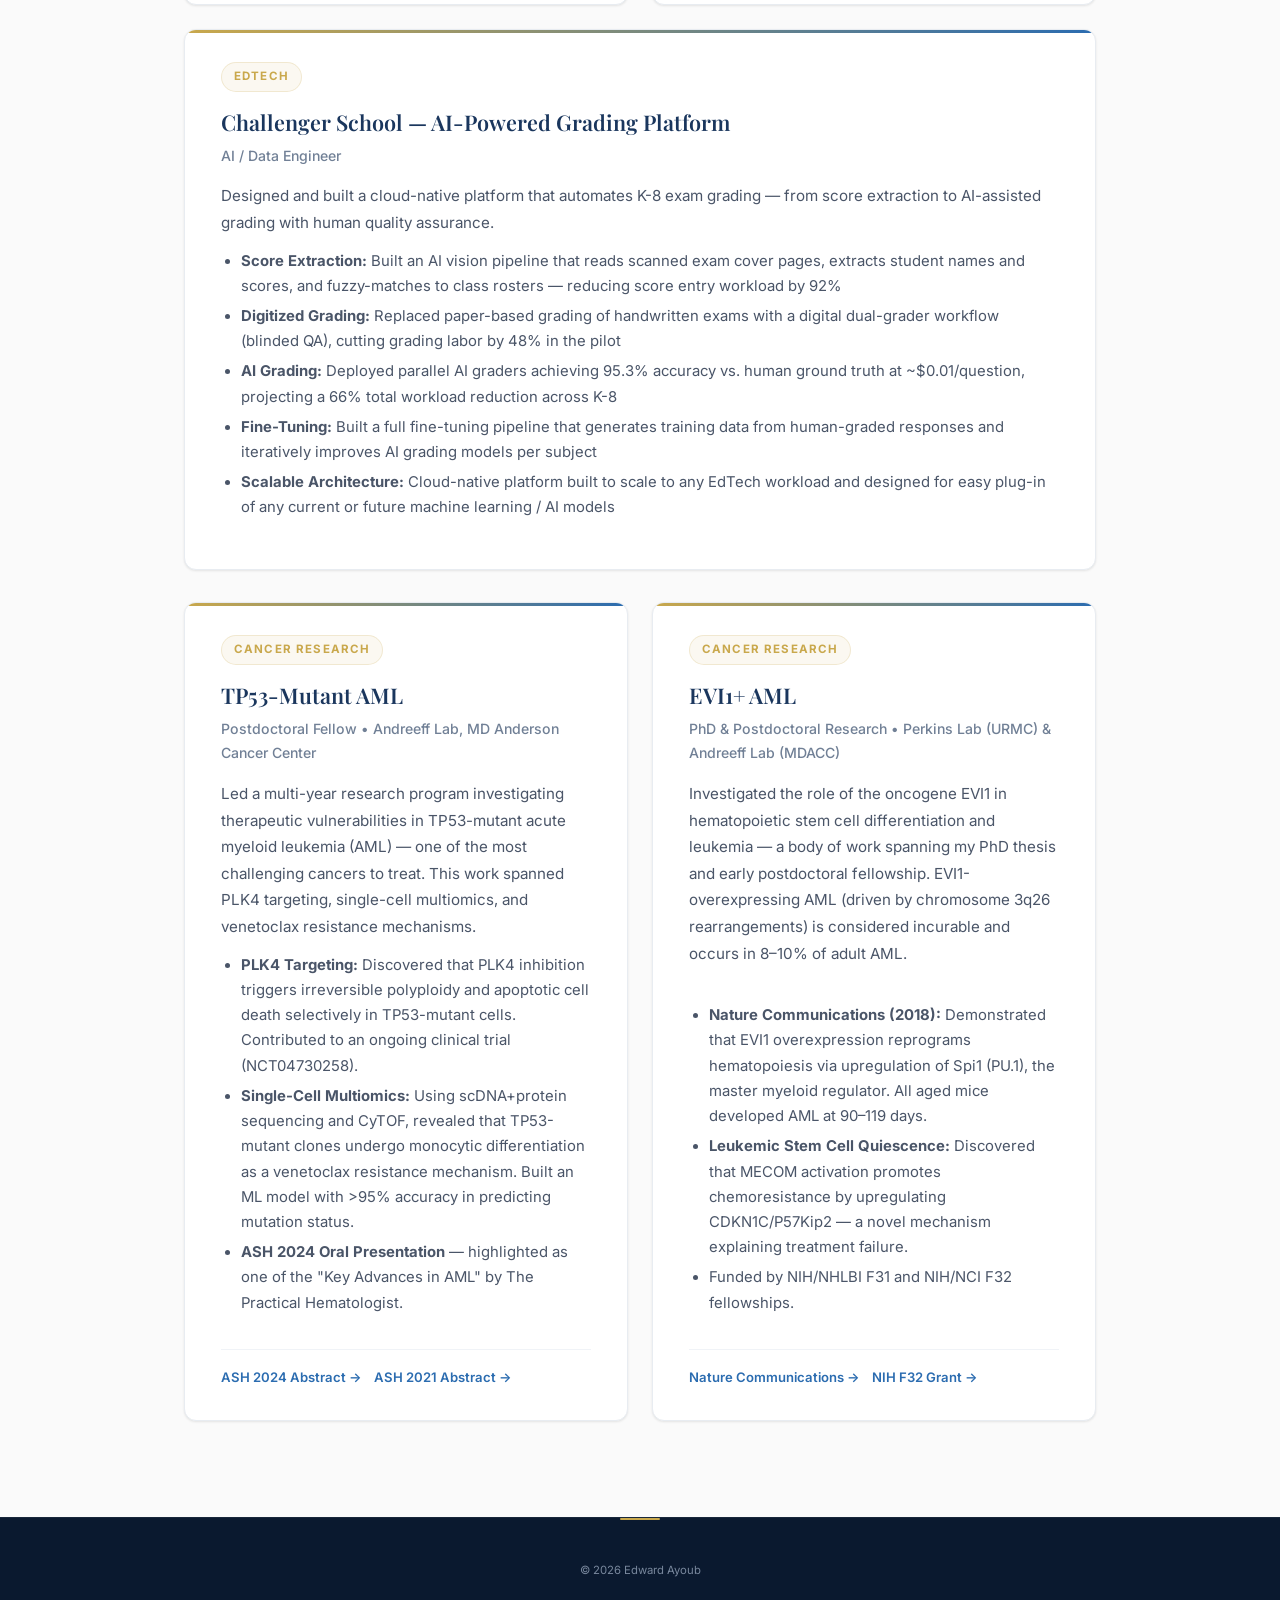
<file: projects.html>
<!doctype html>
<html lang="en">
<head>
  <meta charset="utf-8" />
  <meta name="viewport" content="width=device-width, initial-scale=1" />
  <title>Projects — Edward Ayoub, PhD</title>
  <meta name="description" content="Projects by Edward Ayoub, PhD — Aliya Financial Technologies, Insight AI, TraffMind AI, EVI1+ AML research, TP53-mutant AML research." />
  <meta name="theme-color" content="#0a192f" />
  <link rel="icon" href="data:," />
  <link rel="stylesheet" href="styles.css" />
</head>
<body>

  <nav class="navbar">
    <div class="navbar-inner">
      <a class="nav-brand" href="index.html">Edward Ayoub, PhD</a>
      <button class="hamburger" aria-label="Toggle navigation" aria-expanded="false">&#9776;</button>
      <ul class="nav-links">
        <li><a href="index.html">Home</a></li>
        <li><a href="projects.html">Projects</a></li>
        <li><a href="publications.html">Publications</a></li>
        <li><a href="fellowships.html">Fellowships</a></li>
        <li><a href="education.html">Education</a></li>
      </ul>
    </div>
  </nav>

  <header class="page-header">
    <h1>Projects</h1>
    <p class="subtitle">Industry, AI Ventures &amp; Cancer Research</p>
    <div class="header-line"></div>
  </header>

  <main class="container">

    <!-- Aliya -->
    <div class="project-grid">
      <div class="project-card project-full reveal">
        <div class="project-tag">Current Role</div>
        <h3>Aliya Financial Technologies</h3>
        <div class="project-role">Chief Decision Intelligence Officer &bull; Houston, TX</div>
        <p>
          Aliya builds category-defining software to automate lending end-to-end and transform how banks serve their customers — enabling them to expand credit access without added risk. The platform leverages bank transaction data and advanced AI-powered analytics to enhance decision-making, streamline customer experiences, and ensure regulatory compliance.
        </p>
        <p>
          I joined Aliya as a Senior Data Scientist in May 2025 and was promoted to Chief Decision Intelligence Officer in September 2026. I apply my deep expertise in complex data analysis, statistical modeling, and machine learning to develop solutions that transform lending. Our flagship product, <strong>aSCORE</strong>, is a regulatory-compliant, alternative measurement of borrower credit risk and resiliency — validated by a top 10 U.S. bank and reviewed by regulatory examiners.
        </p>
        <p>
          Aliya's mission is to positively impact the financial well-being of every hardworking American by giving them access to less expensive, more transparent loans and other financial products.
        </p>
      </div>
    </div>

    <!-- AI Ventures -->
    <div class="project-grid">

      <div class="project-card reveal">
        <div class="project-tag">AI Venture</div>
        <h3>Insight AI</h3>
        <div class="project-role">Co-Founder</div>
        <p>
          An autonomous AI agent for medical research that connects researchers with vast medical data sources including PubMed, NIH RePORTER, ClinicalTrials.gov, MyGene, and MyVariant. Researchers input their objectives and receive comprehensive analysis — scientific summaries, hypotheses, experimental designs, and target identification — with reliable citations and no AI hallucinations.
        </p>
        <ul>
          <li>Achieved over <strong>1,000 research objectives</strong> in first two weeks of beta</li>
          <li>Selected for the <a href="https://www.nvidia.com/en-us/startups/" target="_blank" rel="noopener noreferrer">NVIDIA Inception Program</a></li>
          <li>Recognized by the Llama Index community</li>
          <li>Transforms hours of literature review into minutes of AI-powered discovery</li>
        </ul>
        <div class="project-links">
          <a href="https://docs.insightai.dev" target="_blank" rel="noopener noreferrer">Documentation &rarr;</a>
        </div>
      </div>

      <div class="project-card reveal">
        <div class="project-tag">AI Venture</div>
        <h3>TraffMind AI</h3>
        <div class="project-role">Co-Founder</div>
        <p>
          An advanced video analytics platform for traffic engineering, smart city infrastructure, and transportation data collection. TraffMind provides AI-powered solutions for traffic counting, bicycle and pedestrian analysis, and law enforcement applications.
        </p>
        <p>
          In partnership with <strong>JAMAR Technologies</strong>, we launched the <strong>Jamar AI Portal</strong> — a platform that takes user-uploaded traffic video and applies advanced AI algorithms to deliver traffic data analysis. Traffic studies shouldn't depend on proprietary cameras or weeks of manual work.
        </p>
        <div class="project-links">
          <a href="https://traffmind.ai" target="_blank" rel="noopener noreferrer">traffmind.ai &rarr;</a>
        </div>
      </div>

      <div class="project-card project-full reveal">
        <div class="project-tag">EdTech</div>
        <h3>Challenger School — AI-Powered Grading Platform</h3>
        <div class="project-role">AI / Data Engineer</div>
        <p>
          Designed and built a cloud-native platform that automates K-8 exam grading — from score extraction to AI-assisted grading with human quality assurance.
        </p>
        <ul>
          <li><strong>Score Extraction:</strong> Built an AI vision pipeline that reads scanned exam cover pages, extracts student names and scores, and fuzzy-matches to class rosters — reducing score entry workload by 92%</li>
          <li><strong>Digitized Grading:</strong> Replaced paper-based grading of handwritten exams with a digital dual-grader workflow (blinded QA), cutting grading labor by 48% in the pilot</li>
          <li><strong>AI Grading:</strong> Deployed parallel AI graders achieving 95.3% accuracy vs. human ground truth at ~$0.01/question, projecting a 66% total workload reduction across K-8</li>
          <li><strong>Fine-Tuning:</strong> Built a full fine-tuning pipeline that generates training data from human-graded responses and iteratively improves AI grading models per subject</li>
          <li><strong>Scalable Architecture:</strong> Cloud-native platform built to scale to any EdTech workload and designed for easy plug-in of any current or future machine learning / AI models</li>
        </ul>
      </div>

    </div>

    <!-- Cancer Research Projects -->
    <div class="project-grid">

      <div class="project-card reveal">
        <div class="project-tag">Cancer Research</div>
        <h3>TP53-Mutant AML</h3>
        <div class="project-role">Postdoctoral Fellow &bull; Andreeff Lab, MD Anderson Cancer Center</div>
        <p>
          Led a multi-year research program investigating therapeutic vulnerabilities in TP53-mutant acute myeloid leukemia (AML) — one of the most challenging cancers to treat. This work spanned PLK4 targeting, single-cell multiomics, and venetoclax resistance mechanisms.
        </p>
        <ul>
          <li><strong>PLK4 Targeting:</strong> Discovered that PLK4 inhibition triggers irreversible polyploidy and apoptotic cell death selectively in TP53-mutant cells. Contributed to an ongoing clinical trial (NCT04730258).</li>
          <li><strong>Single-Cell Multiomics:</strong> Using scDNA+protein sequencing and CyTOF, revealed that TP53-mutant clones undergo monocytic differentiation as a venetoclax resistance mechanism. Built an ML model with &gt;95% accuracy in predicting mutation status.</li>
          <li><strong>ASH 2024 Oral Presentation</strong> — highlighted as one of the "Key Advances in AML" by The Practical Hematologist.</li>
        </ul>
        <div class="project-links">
          <a href="https://ashpublications.org/blood/article/144/Supplement%201/61/530496" target="_blank" rel="noopener noreferrer">ASH 2024 Abstract &rarr;</a>
          <a href="https://ashpublications.org/blood/article/138/Supplement%201/1167/482419" target="_blank" rel="noopener noreferrer">ASH 2021 Abstract &rarr;</a>
        </div>
      </div>

      <div class="project-card reveal">
        <div class="project-tag">Cancer Research</div>
        <h3>EVI1+ AML</h3>
        <div class="project-role">PhD &amp; Postdoctoral Research &bull; Perkins Lab (URMC) &amp; Andreeff Lab (MDACC)</div>
        <p>
          Investigated the role of the oncogene EVI1 in hematopoietic stem cell differentiation and leukemia — a body of work spanning my PhD thesis and early postdoctoral fellowship. EVI1-overexpressing AML (driven by chromosome 3q26 rearrangements) is considered incurable and occurs in 8–10% of adult AML.
        </p>
        <ul>
          <li><strong>Nature Communications (2018):</strong> Demonstrated that EVI1 overexpression reprograms hematopoiesis via upregulation of Spi1 (PU.1), the master myeloid regulator. All aged mice developed AML at 90–119 days.</li>
          <li><strong>Leukemic Stem Cell Quiescence:</strong> Discovered that MECOM activation promotes chemoresistance by upregulating CDKN1C/P57Kip2 — a novel mechanism explaining treatment failure.</li>
          <li>Funded by NIH/NHLBI F31 and NIH/NCI F32 fellowships.</li>
        </ul>
        <div class="project-links">
          <a href="https://www.nature.com/articles/s41467-018-06613-1" target="_blank" rel="noopener noreferrer">Nature Communications &rarr;</a>
          <a href="https://reporter.nih.gov/search/tcmJfdYGqECZQR6OIxlEHA/project-details/10630823" target="_blank" rel="noopener noreferrer">NIH F32 Grant &rarr;</a>
        </div>
      </div>

    </div>

  </main>

  <footer>
    <small>&copy; <span id="year"></span></small>
  </footer>

  <script src="app.js"></script>
</body>
</html>
</file>
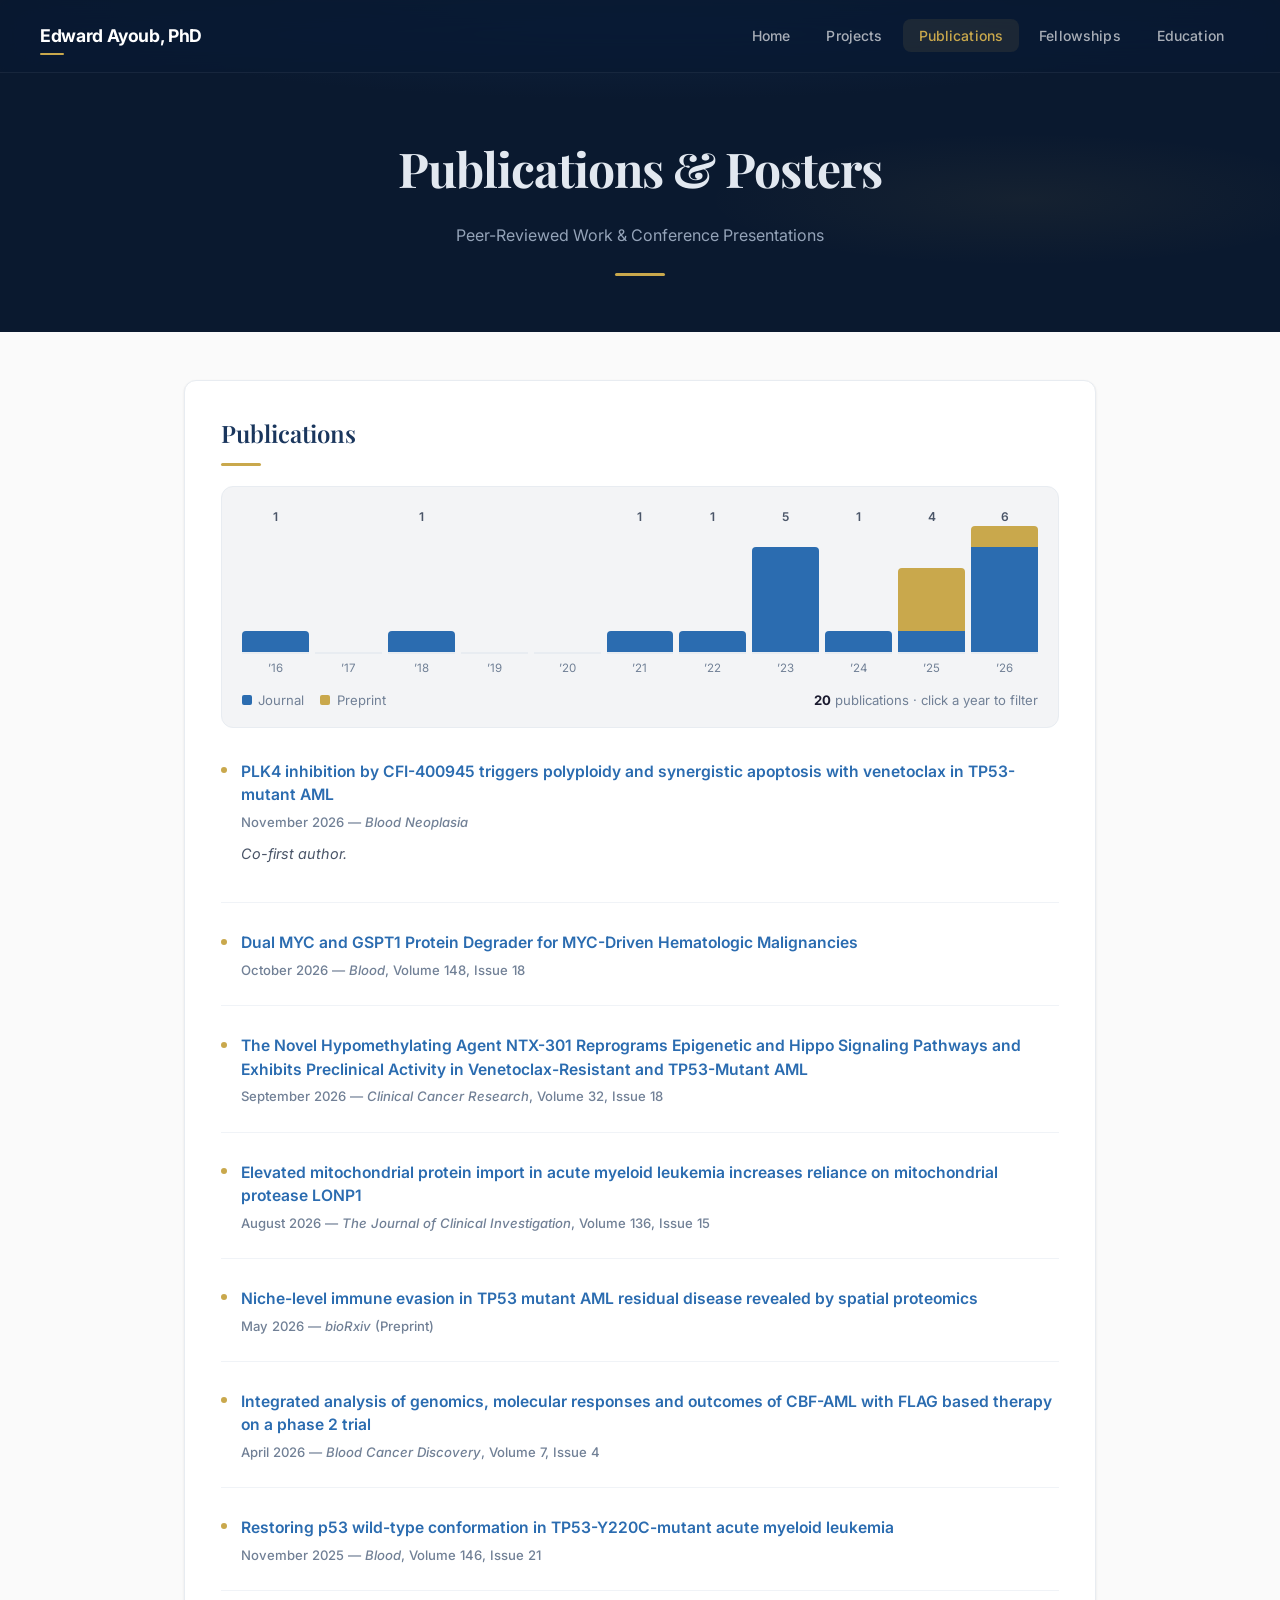
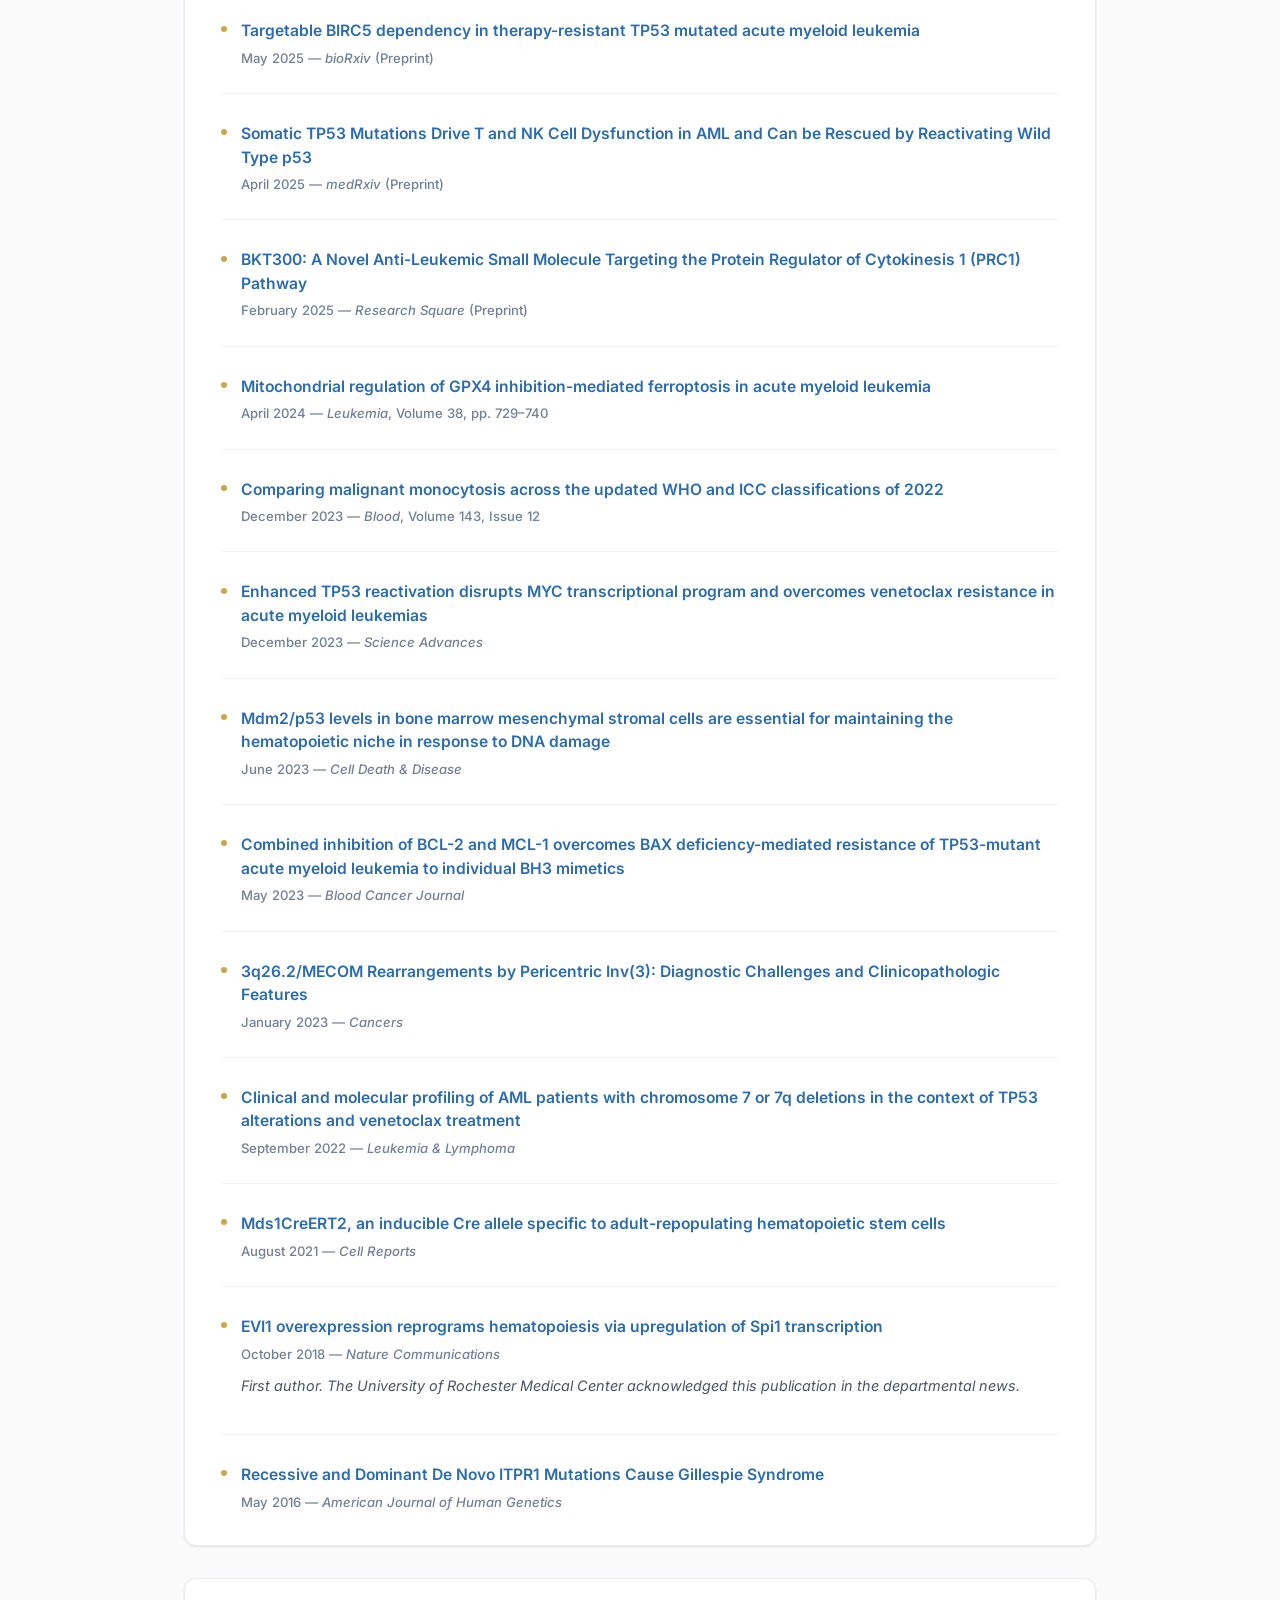
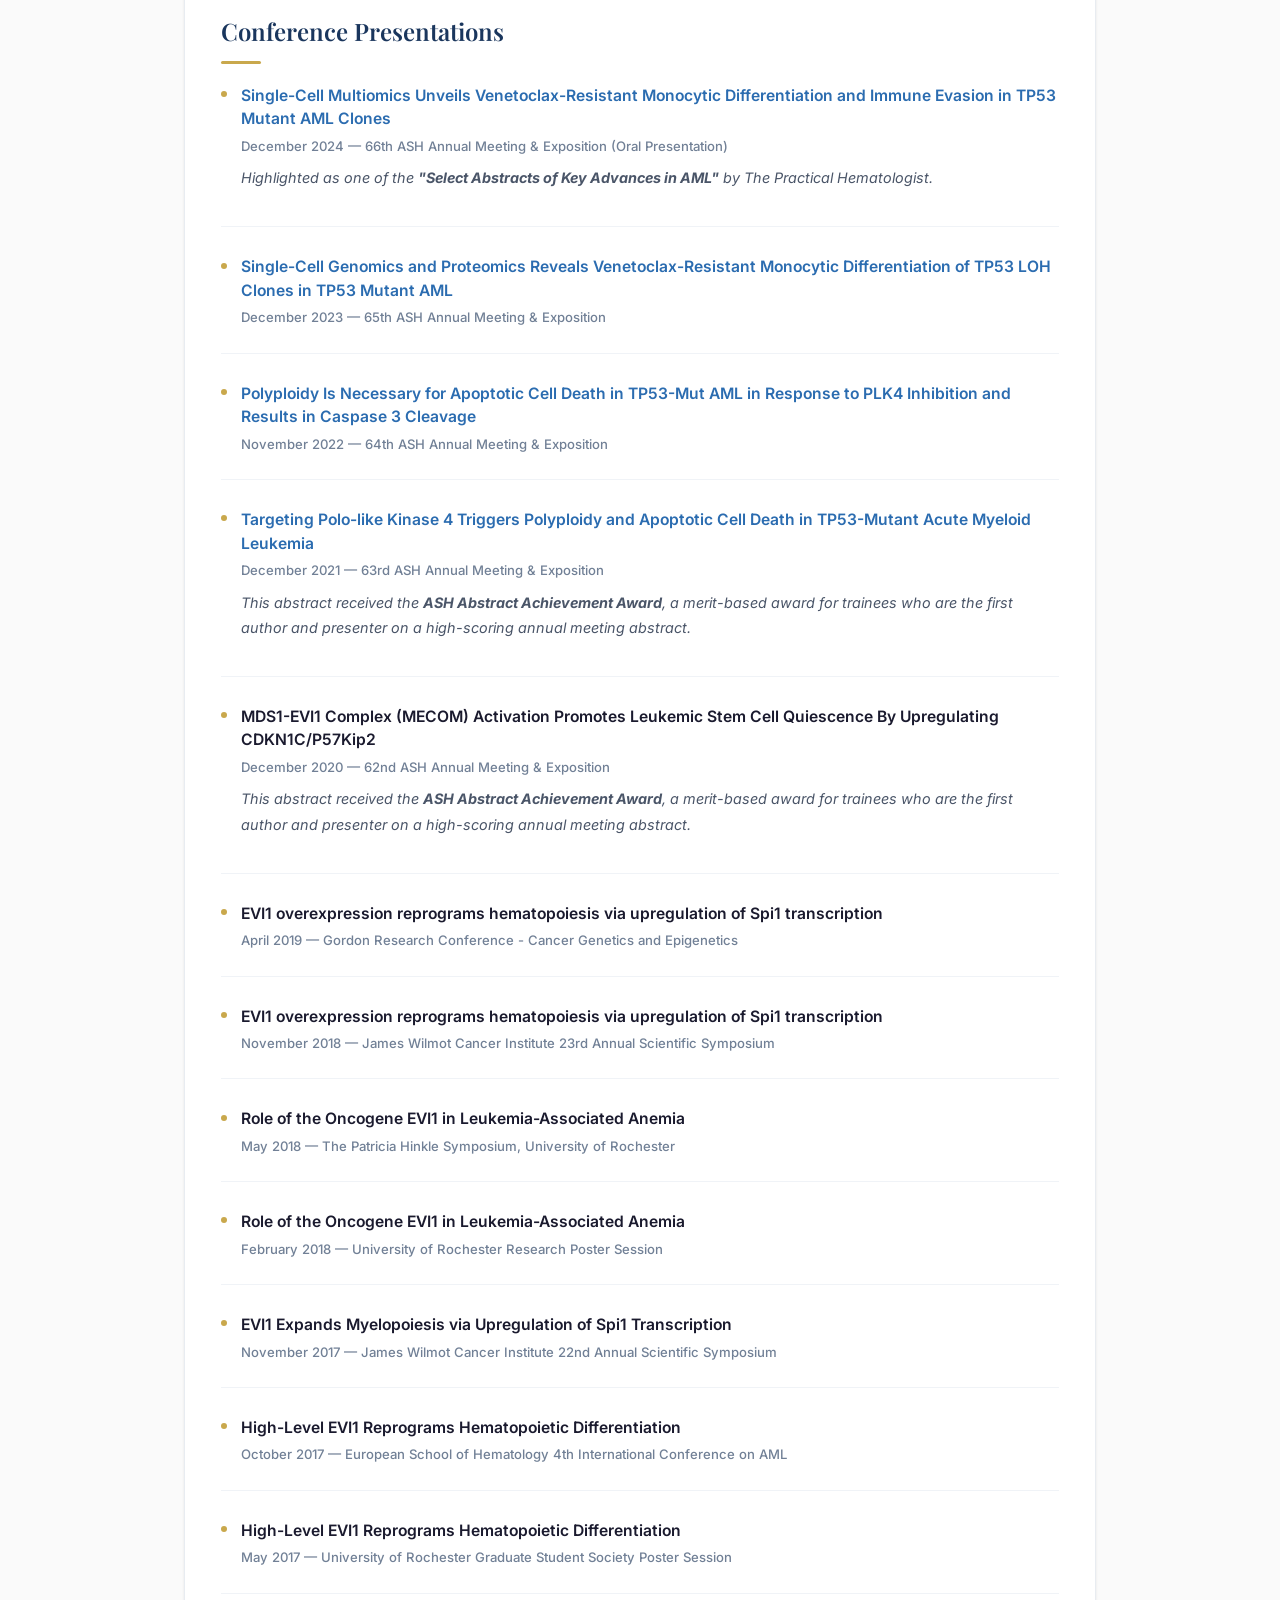
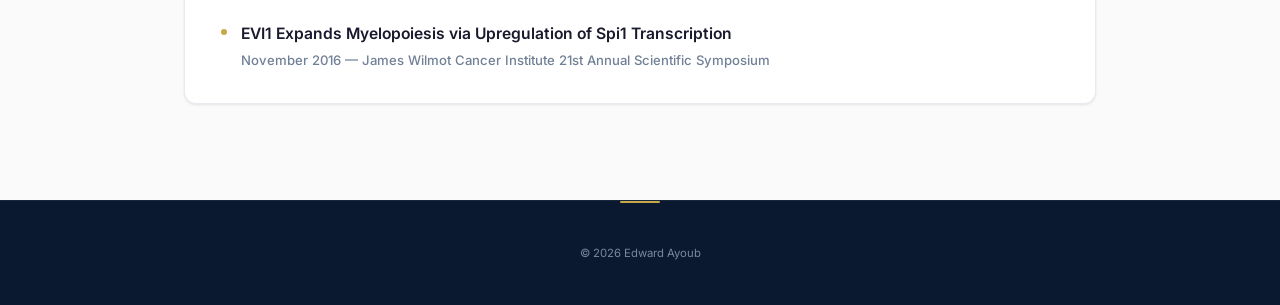
<file: publications.html>
<!doctype html>
<html lang="en">
<head>
  <meta charset="utf-8" />
  <meta name="viewport" content="width=device-width, initial-scale=1" />
  <title>Publications &amp; Posters — Edward Ayoub, PhD</title>
  <meta name="description" content="Publications and poster presentations by Edward Ayoub, PhD." />
  <meta name="theme-color" content="#0a192f" />
  <link rel="icon" href="data:," />
  <link rel="stylesheet" href="styles.css" />
</head>
<body>

  <nav class="navbar">
    <div class="navbar-inner">
      <a class="nav-brand" href="index.html">Edward Ayoub, PhD</a>
      <button class="hamburger" aria-label="Toggle navigation" aria-expanded="false">&#9776;</button>
      <ul class="nav-links">
        <li><a href="index.html">Home</a></li>
        <li><a href="projects.html">Projects</a></li>
        <li><a href="publications.html">Publications</a></li>
        <li><a href="fellowships.html">Fellowships</a></li>
        <li><a href="education.html">Education</a></li>
      </ul>
    </div>
  </nav>

  <header class="page-header">
    <h1>Publications &amp; Posters</h1>
    <p class="subtitle">Peer-Reviewed Work &amp; Conference Presentations</p>
    <div class="header-line"></div>
  </header>

  <main class="container">

    <section class="section-card reveal" id="publications">
      <h2>Publications</h2>

      <div class="pub-chart-wrap">
        <div class="pub-chart" id="pub-chart" role="group" aria-label="Publications per year. Select a year to filter the list."></div>
        <div class="pub-chart-footer">
          <div class="pub-legend">
            <span><i class="swatch swatch-journal"></i>Journal</span>
            <span><i class="swatch swatch-preprint"></i>Preprint</span>
          </div>
          <div class="pub-filter-status" id="pub-filter-status" aria-live="polite"></div>
        </div>
      </div>

      <div class="pub-item">
        <div class="pub-title">
          <a href="https://doi.org/10.1016/j.bneo.2026.100333" target="_blank" rel="noopener noreferrer">PLK4 inhibition by CFI-400945 triggers polyploidy and synergistic apoptosis with venetoclax in TP53-mutant AML</a>
        </div>
        <div class="pub-date">November 2026 — <em>Blood Neoplasia</em></div>
        <p class="pub-note">Co-first author.</p>
      </div>

      <div class="pub-item">
        <div class="pub-title">
          <a href="https://pubmed.ncbi.nlm.nih.gov/42607078/" target="_blank" rel="noopener noreferrer">Dual MYC and GSPT1 Protein Degrader for MYC-Driven Hematologic Malignancies</a>
        </div>
        <div class="pub-date">October 2026 — <em>Blood</em>, Volume 148, Issue 18</div>
      </div>

      <div class="pub-item">
        <div class="pub-title">
          <a href="https://pubmed.ncbi.nlm.nih.gov/42439804/" target="_blank" rel="noopener noreferrer">The Novel Hypomethylating Agent NTX-301 Reprograms Epigenetic and Hippo Signaling Pathways and Exhibits Preclinical Activity in Venetoclax-Resistant and TP53-Mutant AML</a>
        </div>
        <div class="pub-date">September 2026 — <em>Clinical Cancer Research</em>, Volume 32, Issue 18</div>
      </div>

      <div class="pub-item">
        <div class="pub-title">
          <a href="https://pubmed.ncbi.nlm.nih.gov/42302176/" target="_blank" rel="noopener noreferrer">Elevated mitochondrial protein import in acute myeloid leukemia increases reliance on mitochondrial protease LONP1</a>
        </div>
        <div class="pub-date">August 2026 — <em>The Journal of Clinical Investigation</em>, Volume 136, Issue 15</div>
      </div>

      <div class="pub-item">
        <div class="pub-title">
          <a href="https://pubmed.ncbi.nlm.nih.gov/42239259/" target="_blank" rel="noopener noreferrer">Niche-level immune evasion in TP53 mutant AML residual disease revealed by spatial proteomics</a>
        </div>
        <div class="pub-date">May 2026 — <em>bioRxiv</em> (Preprint)</div>
      </div>

      <div class="pub-item">
        <div class="pub-title">
          <a href="https://pubmed.ncbi.nlm.nih.gov/41979452/" target="_blank" rel="noopener noreferrer">Integrated analysis of genomics, molecular responses and outcomes of CBF-AML with FLAG based therapy on a phase 2 trial</a>
        </div>
        <div class="pub-date">April 2026 — <em>Blood Cancer Discovery</em>, Volume 7, Issue 4</div>
      </div>

      <div class="pub-item">
        <div class="pub-title">
          <a href="https://pubmed.ncbi.nlm.nih.gov/40608889/" target="_blank" rel="noopener noreferrer">Restoring p53 wild-type conformation in TP53-Y220C-mutant acute myeloid leukemia</a>
        </div>
        <div class="pub-date">November 2025 — <em>Blood</em>, Volume 146, Issue 21</div>
      </div>

      <div class="pub-item">
        <div class="pub-title">
          <a href="https://pubmed.ncbi.nlm.nih.gov/40475516/" target="_blank" rel="noopener noreferrer">Targetable BIRC5 dependency in therapy-resistant TP53 mutated acute myeloid leukemia</a>
        </div>
        <div class="pub-date">May 2025 — <em>bioRxiv</em> (Preprint)</div>
      </div>

      <div class="pub-item">
        <div class="pub-title">
          <a href="https://pubmed.ncbi.nlm.nih.gov/40297420/" target="_blank" rel="noopener noreferrer">Somatic TP53 Mutations Drive T and NK Cell Dysfunction in AML and Can be Rescued by Reactivating Wild Type p53</a>
        </div>
        <div class="pub-date">April 2025 — <em>medRxiv</em> (Preprint)</div>
      </div>

      <div class="pub-item">
        <div class="pub-title">
          <a href="https://pubmed.ncbi.nlm.nih.gov/40034437/" target="_blank" rel="noopener noreferrer">BKT300: A Novel Anti-Leukemic Small Molecule Targeting the Protein Regulator of Cytokinesis 1 (PRC1) Pathway</a>
        </div>
        <div class="pub-date">February 2025 — <em>Research Square</em> (Preprint)</div>
      </div>

      <div class="pub-item">
        <div class="pub-title">
          <a href="https://pubmed.ncbi.nlm.nih.gov/38148395/" target="_blank" rel="noopener noreferrer">Mitochondrial regulation of GPX4 inhibition-mediated ferroptosis in acute myeloid leukemia</a>
        </div>
        <div class="pub-date">April 2024 — <em>Leukemia</em>, Volume 38, pp. 729–740</div>
      </div>

      <div class="pub-item">
        <div class="pub-title">
          <a href="https://pubmed.ncbi.nlm.nih.gov/38064663/" target="_blank" rel="noopener noreferrer">Comparing malignant monocytosis across the updated WHO and ICC classifications of 2022</a>
        </div>
        <div class="pub-date">December 2023 — <em>Blood</em>, Volume 143, Issue 12</div>
      </div>

      <div class="pub-item">
        <div class="pub-title">
          <a href="https://pubmed.ncbi.nlm.nih.gov/38019903/" target="_blank" rel="noopener noreferrer">Enhanced TP53 reactivation disrupts MYC transcriptional program and overcomes venetoclax resistance in acute myeloid leukemias</a>
        </div>
        <div class="pub-date">December 2023 — <em>Science Advances</em></div>
      </div>

      <div class="pub-item">
        <div class="pub-title">
          <a href="https://pubmed.ncbi.nlm.nih.gov/37353528/" target="_blank" rel="noopener noreferrer">Mdm2/p53 levels in bone marrow mesenchymal stromal cells are essential for maintaining the hematopoietic niche in response to DNA damage</a>
        </div>
        <div class="pub-date">June 2023 — <em>Cell Death &amp; Disease</em></div>
      </div>

      <div class="pub-item">
        <div class="pub-title">
          <a href="https://pubmed.ncbi.nlm.nih.gov/37088806/" target="_blank" rel="noopener noreferrer">Combined inhibition of BCL-2 and MCL-1 overcomes BAX deficiency-mediated resistance of TP53-mutant acute myeloid leukemia to individual BH3 mimetics</a>
        </div>
        <div class="pub-date">May 2023 — <em>Blood Cancer Journal</em></div>
      </div>

      <div class="pub-item">
        <div class="pub-title">
          <a href="https://pubmed.ncbi.nlm.nih.gov/36672407/" target="_blank" rel="noopener noreferrer">3q26.2/MECOM Rearrangements by Pericentric Inv(3): Diagnostic Challenges and Clinicopathologic Features</a>
        </div>
        <div class="pub-date">January 2023 — <em>Cancers</em></div>
      </div>

      <div class="pub-item">
        <div class="pub-title">
          <a href="https://pubmed.ncbi.nlm.nih.gov/36089905/" target="_blank" rel="noopener noreferrer">Clinical and molecular profiling of AML patients with chromosome 7 or 7q deletions in the context of TP53 alterations and venetoclax treatment</a>
        </div>
        <div class="pub-date">September 2022 — <em>Leukemia &amp; Lymphoma</em></div>
      </div>

      <div class="pub-item">
        <div class="pub-title">
          <a href="https://pubmed.ncbi.nlm.nih.gov/34407416/" target="_blank" rel="noopener noreferrer">Mds1CreERT2, an inducible Cre allele specific to adult-repopulating hematopoietic stem cells</a>
        </div>
        <div class="pub-date">August 2021 — <em>Cell Reports</em></div>
      </div>

      <div class="pub-item">
        <div class="pub-title">
          <a href="https://www.nature.com/articles/s41467-018-06613-1" target="_blank" rel="noopener noreferrer">EVI1 overexpression reprograms hematopoiesis via upregulation of Spi1 transcription</a>
        </div>
        <div class="pub-date">October 2018 — <em>Nature Communications</em></div>
        <p class="pub-note">First author. The University of Rochester Medical Center acknowledged this publication in the departmental news.</p>
      </div>

      <div class="pub-item">
        <div class="pub-title">
          <a href="https://pubmed.ncbi.nlm.nih.gov/27108797/" target="_blank" rel="noopener noreferrer">Recessive and Dominant De Novo ITPR1 Mutations Cause Gillespie Syndrome</a>
        </div>
        <div class="pub-date">May 2016 — <em>American Journal of Human Genetics</em></div>
      </div>
    </section>

    <section class="section-card reveal">
      <h2>Conference Presentations</h2>

      <div class="pub-item">
        <div class="pub-title">
          <a href="https://ashpublications.org/blood/article/144/Supplement%201/61/530496" target="_blank" rel="noopener noreferrer">Single-Cell Multiomics Unveils Venetoclax-Resistant Monocytic Differentiation and Immune Evasion in TP53 Mutant AML Clones</a>
        </div>
        <div class="pub-date">December 2024 — 66th ASH Annual Meeting &amp; Exposition (Oral Presentation)</div>
        <p class="pub-note">Highlighted as one of the <strong>"Select Abstracts of Key Advances in AML"</strong> by The Practical Hematologist.</p>
      </div>

      <div class="pub-item">
        <div class="pub-title">
          <a href="https://ashpublications.org/blood/article/142/Supplement%201/5014/503065" target="_blank" rel="noopener noreferrer">Single-Cell Genomics and Proteomics Reveals Venetoclax-Resistant Monocytic Differentiation of TP53 LOH Clones in TP53 Mutant AML</a>
        </div>
        <div class="pub-date">December 2023 — 65th ASH Annual Meeting &amp; Exposition</div>
      </div>

      <div class="pub-item">
        <div class="pub-title">
          <a href="https://ashpublications.org/blood/article/140/Supplement%201/5941/492154" target="_blank" rel="noopener noreferrer">Polyploidy Is Necessary for Apoptotic Cell Death in TP53-Mut AML in Response to PLK4 Inhibition and Results in Caspase 3 Cleavage</a>
        </div>
        <div class="pub-date">November 2022 — 64th ASH Annual Meeting &amp; Exposition</div>
      </div>

      <div class="pub-item">
        <div class="pub-title">
          <a href="https://ashpublications.org/blood/article/138/Supplement%201/1167/482419" target="_blank" rel="noopener noreferrer">Targeting Polo-like Kinase 4 Triggers Polyploidy and Apoptotic Cell Death in TP53-Mutant Acute Myeloid Leukemia</a>
        </div>
        <div class="pub-date">December 2021 — 63rd ASH Annual Meeting &amp; Exposition</div>
        <p class="pub-note">This abstract received the <strong>ASH Abstract Achievement Award</strong>, a merit-based award for trainees who are the first author and presenter on a high-scoring annual meeting abstract.</p>
      </div>

      <div class="pub-item">
        <div class="pub-title">MDS1-EVI1 Complex (MECOM) Activation Promotes Leukemic Stem Cell Quiescence By Upregulating CDKN1C/P57Kip2</div>
        <div class="pub-date">December 2020 — 62nd ASH Annual Meeting &amp; Exposition</div>
        <p class="pub-note">This abstract received the <strong>ASH Abstract Achievement Award</strong>, a merit-based award for trainees who are the first author and presenter on a high-scoring annual meeting abstract.</p>
      </div>

      <div class="pub-item">
        <div class="pub-title">EVI1 overexpression reprograms hematopoiesis via upregulation of Spi1 transcription</div>
        <div class="pub-date">April 2019 — Gordon Research Conference - Cancer Genetics and Epigenetics</div>
      </div>

      <div class="pub-item">
        <div class="pub-title">EVI1 overexpression reprograms hematopoiesis via upregulation of Spi1 transcription</div>
        <div class="pub-date">November 2018 — James Wilmot Cancer Institute 23rd Annual Scientific Symposium</div>
      </div>

      <div class="pub-item">
        <div class="pub-title">Role of the Oncogene EVI1 in Leukemia-Associated Anemia</div>
        <div class="pub-date">May 2018 — The Patricia Hinkle Symposium, University of Rochester</div>
      </div>

      <div class="pub-item">
        <div class="pub-title">Role of the Oncogene EVI1 in Leukemia-Associated Anemia</div>
        <div class="pub-date">February 2018 — University of Rochester Research Poster Session</div>
      </div>

      <div class="pub-item">
        <div class="pub-title">EVI1 Expands Myelopoiesis via Upregulation of Spi1 Transcription</div>
        <div class="pub-date">November 2017 — James Wilmot Cancer Institute 22nd Annual Scientific Symposium</div>
      </div>

      <div class="pub-item">
        <div class="pub-title">High-Level EVI1 Reprograms Hematopoietic Differentiation</div>
        <div class="pub-date">October 2017 — European School of Hematology 4th International Conference on AML</div>
      </div>

      <div class="pub-item">
        <div class="pub-title">High-Level EVI1 Reprograms Hematopoietic Differentiation</div>
        <div class="pub-date">May 2017 — University of Rochester Graduate Student Society Poster Session</div>
      </div>

      <div class="pub-item">
        <div class="pub-title">EVI1 Expands Myelopoiesis via Upregulation of Spi1 Transcription</div>
        <div class="pub-date">November 2016 — James Wilmot Cancer Institute 21st Annual Scientific Symposium</div>
      </div>
    </section>

  </main>

  <footer>
    <small>&copy; <span id="year"></span></small>
  </footer>

  <script src="app.js"></script>
</body>
</html>
</file>
<file: styles.css>
/* ═══════════════════════════════════════════════════════
   Edward Ayoub, PhD — Premium Academic Portfolio
   ═══════════════════════════════════════════════════════ */

@import url('https://fonts.googleapis.com/css2?family=Inter:wght@300;400;500;600;700;800&family=Playfair+Display:ital,wght@0,500;0,600;0,700;1,500&display=swap');

:root {
  /* ── Color Palette ── */
  --bg: #fafafa;
  --bg-alt: #f3f4f6;
  --card: #ffffff;
  --text: #1a1a2e;
  --text-secondary: #4a5568;
  --muted: #718096;
  --accent: #1a365d;
  --accent-light: #2b6cb0;
  --accent-glow: #3182ce;
  --gold: #c9a84c;
  --gold-light: #d4b65c;
  --border: #e8ecf1;
  --border-light: #f0f3f7;
  --hero-bg: #0a192f;
  --hero-bg-2: #112240;
  --hero-text: #e2e8f0;
  --shadow-sm: 0 1px 3px rgba(0, 0, 0, 0.06), 0 1px 2px rgba(0, 0, 0, 0.04);
  --shadow-md: 0 4px 16px rgba(0, 0, 0, 0.08), 0 2px 4px rgba(0, 0, 0, 0.04);
  --shadow-lg: 0 12px 40px rgba(0, 0, 0, 0.1), 0 4px 12px rgba(0, 0, 0, 0.05);
  --shadow-xl: 0 20px 60px rgba(0, 0, 0, 0.12), 0 8px 20px rgba(0, 0, 0, 0.06);
  --radius: 12px;
  --radius-lg: 20px;
  --transition: 0.3s cubic-bezier(0.4, 0, 0.2, 1);
  --transition-slow: 0.5s cubic-bezier(0.4, 0, 0.2, 1);
}

/* ── Reset ── */
*,
*::before,
*::after {
  box-sizing: border-box;
  margin: 0;
  padding: 0;
}

html {
  scroll-behavior: smooth;
  -webkit-font-smoothing: antialiased;
  -moz-osx-font-smoothing: grayscale;
}

body {
  font-family: 'Inter', system-ui, -apple-system, sans-serif;
  color: var(--text);
  background: var(--bg);
  line-height: 1.7;
  overflow-x: hidden;
}

::selection {
  background: var(--gold);
  color: var(--hero-bg);
}

a {
  color: var(--accent-light);
  text-decoration: none;
  transition: color var(--transition);
}

a:hover {
  color: var(--gold);
}

img {
  max-width: 100%;
  display: block;
}

/* ═══════════════════════════════════════════════════════
   Navigation
   ═══════════════════════════════════════════════════════ */
.navbar {
  position: fixed;
  top: 0;
  left: 0;
  right: 0;
  z-index: 1000;
  padding: 0 2rem;
  background: rgba(10, 25, 47, 0.85);
  backdrop-filter: blur(20px) saturate(180%);
  -webkit-backdrop-filter: blur(20px) saturate(180%);
  border-bottom: 1px solid rgba(255, 255, 255, 0.06);
  transition: all var(--transition);
}

.navbar.scrolled {
  background: rgba(10, 25, 47, 0.95);
  box-shadow: 0 4px 30px rgba(0, 0, 0, 0.2);
}

.navbar-inner {
  max-width: 1200px;
  margin: 0 auto;
  display: flex;
  align-items: center;
  justify-content: space-between;
  height: 72px;
}

.nav-brand {
  color: #fff;
  font-weight: 700;
  font-size: 1.1rem;
  text-decoration: none;
  letter-spacing: -0.02em;
  transition: color var(--transition);
  position: relative;
}

.nav-brand::after {
  content: '';
  position: absolute;
  bottom: -4px;
  left: 0;
  width: 24px;
  height: 2px;
  background: var(--gold);
  border-radius: 2px;
}

.nav-brand:hover {
  color: var(--gold);
}

.nav-links {
  list-style: none;
  display: flex;
  gap: 0.25rem;
  align-items: center;
}

.nav-links a {
  color: rgba(255, 255, 255, 0.65);
  text-decoration: none;
  padding: 0.5rem 1rem;
  border-radius: 8px;
  font-size: 0.875rem;
  font-weight: 500;
  letter-spacing: 0.01em;
  transition: all var(--transition);
  position: relative;
}

.nav-links a:hover {
  color: #fff;
  background: rgba(255, 255, 255, 0.08);
}

.nav-links a.active {
  color: var(--gold);
  background: rgba(201, 168, 76, 0.1);
}

.hamburger {
  display: none;
  background: none;
  border: 1px solid rgba(255, 255, 255, 0.15);
  color: #fff;
  font-size: 1.25rem;
  cursor: pointer;
  padding: 0.4rem 0.6rem;
  border-radius: 8px;
  transition: all var(--transition);
}

.hamburger:hover {
  background: rgba(255, 255, 255, 0.08);
  border-color: rgba(255, 255, 255, 0.25);
}

/* ═══════════════════════════════════════════════════════
   Hero Section (Home Page)
   ═══════════════════════════════════════════════════════ */
.hero {
  background: var(--hero-bg);
  color: var(--hero-text);
  text-align: center;
  padding: 10rem 2rem 6rem;
  position: relative;
  overflow: hidden;
}

.hero::before {
  content: '';
  position: absolute;
  top: 0;
  left: 0;
  right: 0;
  bottom: 0;
  background:
    radial-gradient(ellipse 80% 60% at 50% 0%, rgba(26, 54, 93, 0.5) 0%, transparent 60%),
    radial-gradient(ellipse 60% 50% at 80% 50%, rgba(49, 130, 206, 0.12) 0%, transparent 50%),
    radial-gradient(ellipse 50% 40% at 20% 60%, rgba(201, 168, 76, 0.08) 0%, transparent 50%);
  pointer-events: none;
}

.hero::after {
  content: '';
  position: absolute;
  top: 0;
  left: 0;
  right: 0;
  bottom: 0;
  background-image: url("data:image/svg+xml,%3Csvg width='60' height='60' viewBox='0 0 60 60' xmlns='http://www.w3.org/2000/svg'%3E%3Cg fill='none' fill-rule='evenodd'%3E%3Cg fill='%23ffffff' fill-opacity='0.015'%3E%3Cpath d='M36 34v-4h-2v4h-4v2h4v4h2v-4h4v-2h-4zm0-30V0h-2v4h-4v2h4v4h2V6h4V4h-4zM6 34v-4H4v4H0v2h4v4h2v-4h4v-2H6zM6 4V0H4v4H0v2h4v4h2V6h4V4H6z'/%3E%3C/g%3E%3C/g%3E%3C/svg%3E");
  pointer-events: none;
}

.hero-content {
  position: relative;
  z-index: 1;
  max-width: 800px;
  margin: 0 auto;
}

.hero-label {
  display: inline-block;
  font-size: 0.8rem;
  font-weight: 600;
  letter-spacing: 0.15em;
  text-transform: uppercase;
  color: var(--gold);
  margin-bottom: 1.5rem;
  padding: 0.4rem 1.2rem;
  border: 1px solid rgba(201, 168, 76, 0.3);
  border-radius: 50px;
  background: rgba(201, 168, 76, 0.06);
}

.hero h1 {
  font-family: 'Playfair Display', Georgia, serif;
  font-size: clamp(2.5rem, 5.5vw, 4rem);
  font-weight: 700;
  line-height: 1.15;
  letter-spacing: -0.02em;
  margin-bottom: 1rem;
  color: #fff;
}

.hero .subtitle {
  font-size: clamp(1rem, 2vw, 1.2rem);
  color: #94a3b8;
  font-weight: 400;
  line-height: 1.6;
  margin-bottom: 2rem;
  max-width: 600px;
  margin-left: auto;
  margin-right: auto;
}

.hero-links {
  display: flex;
  gap: 1rem;
  justify-content: center;
  flex-wrap: wrap;
  margin-top: 2.5rem;
}

.hero-links a {
  display: inline-flex;
  align-items: center;
  gap: 0.5rem;
  padding: 0.75rem 1.75rem;
  border-radius: 50px;
  font-size: 0.9rem;
  font-weight: 600;
  transition: all var(--transition);
  text-decoration: none;
}

.hero-links .btn-primary {
  background: var(--gold);
  color: var(--hero-bg);
}

.hero-links .btn-primary:hover {
  background: var(--gold-light);
  transform: translateY(-2px);
  box-shadow: 0 8px 30px rgba(201, 168, 76, 0.25);
}

.hero-links .btn-outline {
  border: 1px solid rgba(255, 255, 255, 0.2);
  color: #fff;
  background: rgba(255, 255, 255, 0.03);
}

.hero-links .btn-outline:hover {
  border-color: rgba(255, 255, 255, 0.4);
  background: rgba(255, 255, 255, 0.08);
  transform: translateY(-2px);
}

.hero-divider {
  width: 60px;
  height: 3px;
  background: linear-gradient(90deg, var(--gold), transparent);
  margin: 0 auto;
  border-radius: 3px;
  position: relative;
  z-index: 1;
}

/* ═══════════════════════════════════════════════════════
   Page Header (Sub-pages)
   ═══════════════════════════════════════════════════════ */
.page-header {
  background: var(--hero-bg);
  color: var(--hero-text);
  text-align: center;
  padding: 8rem 2rem 3.5rem;
  position: relative;
  overflow: hidden;
}

.page-header::before {
  content: '';
  position: absolute;
  top: 0;
  left: 0;
  right: 0;
  bottom: 0;
  background:
    radial-gradient(ellipse 80% 50% at 50% 0%, rgba(26, 54, 93, 0.4) 0%, transparent 60%),
    radial-gradient(ellipse 50% 40% at 80% 60%, rgba(201, 168, 76, 0.06) 0%, transparent 50%);
  pointer-events: none;
}

.page-header h1 {
  font-family: 'Playfair Display', Georgia, serif;
  font-size: clamp(2rem, 4vw, 3rem);
  font-weight: 700;
  letter-spacing: -0.02em;
  position: relative;
  z-index: 1;
}

.page-header .subtitle {
  color: #94a3b8;
  font-size: 1rem;
  margin-top: 0.75rem;
  position: relative;
  z-index: 1;
  font-weight: 400;
}

.page-header .header-line {
  width: 50px;
  height: 3px;
  background: var(--gold);
  margin: 1.5rem auto 0;
  border-radius: 3px;
  position: relative;
  z-index: 1;
}

/* ═══════════════════════════════════════════════════════
   Main Content Container
   ═══════════════════════════════════════════════════════ */
.container {
  max-width: 960px;
  margin: 0 auto;
  padding: 3rem 1.5rem 4rem;
}

/* ═══════════════════════════════════════════════════════
   Section Cards
   ═══════════════════════════════════════════════════════ */
.section-card {
  background: var(--card);
  border: 1px solid var(--border);
  border-radius: var(--radius);
  padding: 2rem 2.25rem;
  margin-bottom: 2rem;
  box-shadow: var(--shadow-sm);
  transition: all var(--transition);
}

.section-card:hover {
  box-shadow: var(--shadow-md);
  border-color: var(--border-light);
}

.section-card h2 {
  font-family: 'Playfair Display', Georgia, serif;
  font-size: 1.5rem;
  font-weight: 600;
  margin-bottom: 1.25rem;
  color: var(--accent);
  padding-bottom: 0.75rem;
  border-bottom: none;
  position: relative;
}

.section-card h2::after {
  content: '';
  position: absolute;
  bottom: 0;
  left: 0;
  width: 40px;
  height: 3px;
  background: var(--gold);
  border-radius: 3px;
}

.section-card h3 {
  font-size: 1.05rem;
  margin: 1.5rem 0 0.5rem;
  color: var(--text);
  font-weight: 600;
}

.section-card p {
  margin-bottom: 0.75rem;
  color: var(--text-secondary);
  line-height: 1.75;
}

.section-card ul {
  padding-left: 1.5rem;
  margin-bottom: 0.75rem;
}

.section-card li {
  margin-bottom: 0.4rem;
  color: var(--text-secondary);
  line-height: 1.7;
}

/* ═══════════════════════════════════════════════════════
   Scroll Reveal Animations
   ═══════════════════════════════════════════════════════ */
.reveal {
  opacity: 0;
  transform: translateY(30px);
  transition: opacity 0.7s cubic-bezier(0.4, 0, 0.2, 1),
              transform 0.7s cubic-bezier(0.4, 0, 0.2, 1);
}

.reveal.visible {
  opacity: 1;
  transform: translateY(0);
}

.reveal-delay-1 { transition-delay: 0.1s; }
.reveal-delay-2 { transition-delay: 0.2s; }
.reveal-delay-3 { transition-delay: 0.3s; }
.reveal-delay-4 { transition-delay: 0.4s; }

/* ═══════════════════════════════════════════════════════
   Entry / Experience Items
   ═══════════════════════════════════════════════════════ */
.entry {
  margin-bottom: 2rem;
  padding-bottom: 1.75rem;
  border-bottom: 1px solid var(--border-light);
  position: relative;
}

.entry:last-child {
  border-bottom: none;
  margin-bottom: 0;
  padding-bottom: 0;
}

.entry-header {
  margin-bottom: 0.5rem;
}

.entry-title {
  font-size: 1.05rem;
  font-weight: 700;
  color: var(--text);
  line-height: 1.4;
}

.entry-meta {
  font-size: 0.88rem;
  color: var(--muted);
  margin-top: 0.25rem;
  line-height: 1.5;
}

.entry-body {
  margin-top: 0.75rem;
}

.entry-body p {
  margin-bottom: 0.5rem;
  color: var(--text-secondary);
}

.entry-body ul {
  padding-left: 1.25rem;
}

.entry-body li {
  color: var(--text-secondary);
  line-height: 1.7;
  margin-bottom: 0.35rem;
}

/* ═══════════════════════════════════════════════════════
   Significance Blocks
   ═══════════════════════════════════════════════════════ */
.significance {
  background: linear-gradient(135deg, #f8fafc, #f1f5f9);
  border-left: 3px solid var(--gold);
  padding: 1rem 1.25rem;
  border-radius: 0 var(--radius) var(--radius) 0;
  margin-top: 1rem;
}

.significance strong {
  display: block;
  margin-bottom: 0.5rem;
  font-size: 0.85rem;
  color: var(--gold);
  letter-spacing: 0.05em;
  text-transform: uppercase;
  font-weight: 700;
}

.significance ul {
  padding-left: 1.25rem;
  margin: 0;
}

.significance li {
  margin-bottom: 0.3rem;
  font-size: 0.93rem;
  color: var(--text-secondary);
}

/* ═══════════════════════════════════════════════════════
   Publication / Poster Items
   ═══════════════════════════════════════════════════════ */
.pub-item {
  margin-bottom: 1.75rem;
  padding-bottom: 1.5rem;
  border-bottom: 1px solid var(--border-light);
  padding-left: 1.25rem;
  position: relative;
}

.pub-item::before {
  content: '';
  position: absolute;
  left: 0;
  top: 0.45rem;
  width: 6px;
  height: 6px;
  border-radius: 50%;
  background: var(--gold);
}

.pub-item:last-child {
  border-bottom: none;
  margin-bottom: 0;
  padding-bottom: 0;
}

.pub-item.pub-hidden {
  display: none;
}

/* ── Publications per year chart ── */
.pub-chart-wrap {
  background: var(--bg-alt);
  border: 1px solid var(--border);
  border-radius: var(--radius);
  padding: 1.25rem 1.25rem 1rem;
  margin-bottom: 2rem;
}

.pub-chart {
  display: flex;
  align-items: stretch;
  gap: 6px;
  height: 170px;
}

.pub-bar {
  flex: 1 1 0;
  min-width: 0;
  display: flex;
  flex-direction: column;
  align-items: center;
  background: none;
  border: none;
  padding: 0;
  font: inherit;
  cursor: pointer;
  transition: opacity var(--transition);
}

.pub-bar:disabled {
  cursor: default;
}

.pub-bar-count {
  height: 1.2rem;
  font-size: 0.75rem;
  font-weight: 600;
  color: var(--text-secondary);
}

.pub-bar-track {
  flex: 1;
  width: 100%;
  display: flex;
  align-items: flex-end;
  border-bottom: 2px solid var(--border);
}

.pub-bar-fill {
  width: 100%;
  height: 0;
  display: flex;
  flex-direction: column;
  border-radius: 4px 4px 0 0;
  overflow: hidden;
  transition: height 0.9s cubic-bezier(0.22, 1, 0.36, 1), transform var(--transition), box-shadow var(--transition);
  transform-origin: bottom;
}

.pub-chart.grown .pub-bar-fill {
  height: var(--h);
}

.pub-chart.grown .pub-bar:nth-child(odd) .pub-bar-fill {
  transition-delay: 0.05s;
}

.seg {
  flex-basis: 0;
  min-height: 0;
}

.seg-journal,
.swatch-journal {
  background: var(--accent-light);
}

.seg-preprint,
.swatch-preprint {
  background: var(--gold);
}

.pub-bar-year {
  height: 1.4rem;
  padding-top: 0.3rem;
  font-size: 0.72rem;
  color: var(--muted);
  white-space: nowrap;
}

.pub-bar:not(:disabled):hover .pub-bar-fill,
.pub-bar:focus-visible .pub-bar-fill {
  box-shadow: 0 0 0 2px var(--card), 0 0 0 4px var(--accent-glow);
}

.pub-bar:focus-visible {
  outline: none;
}

.pub-bar.dimmed {
  opacity: 0.3;
}

.pub-bar.selected .pub-bar-count,
.pub-bar.selected .pub-bar-year {
  color: var(--accent);
  font-weight: 700;
}

.pub-chart-footer {
  display: flex;
  flex-wrap: wrap;
  justify-content: space-between;
  align-items: center;
  gap: 0.5rem 1rem;
  margin-top: 0.75rem;
  font-size: 0.82rem;
  color: var(--muted);
}

.pub-legend {
  display: flex;
  gap: 1rem;
}

.pub-legend span {
  display: inline-flex;
  align-items: center;
  gap: 0.4rem;
}

.swatch {
  display: inline-block;
  width: 10px;
  height: 10px;
  border-radius: 2px;
}

.pub-filter-status strong {
  color: var(--text);
}

.pub-clear {
  background: none;
  border: none;
  padding: 0;
  font: inherit;
  color: var(--accent-light);
  font-weight: 600;
  cursor: pointer;
  text-decoration: underline;
  text-underline-offset: 2px;
}

.pub-clear:hover {
  color: var(--gold);
}

@media (max-width: 600px) {
  .pub-chart {
    gap: 3px;
    height: 140px;
  }

  .pub-bar:not(.selected) .pub-bar-year.alt {
    visibility: hidden;
  }
}

.pub-title {
  font-weight: 600;
  font-size: 0.98rem;
  color: var(--text);
  line-height: 1.5;
}

.pub-title a {
  color: var(--accent-light);
  transition: color var(--transition);
}

.pub-title a:hover {
  color: var(--gold);
}

.pub-date {
  font-size: 0.82rem;
  color: var(--muted);
  margin-top: 0.25rem;
  font-weight: 500;
}

.pub-note {
  margin-top: 0.5rem;
  font-size: 0.9rem;
  color: var(--muted);
  font-style: italic;
  line-height: 1.6;
}

/* ═══════════════════════════════════════════════════════
   Fellowship / Award Items
   ═══════════════════════════════════════════════════════ */
.award-item {
  margin-bottom: 1.75rem;
  padding-bottom: 1.5rem;
  border-bottom: 1px solid var(--border-light);
}

.award-item:last-child {
  border-bottom: none;
  margin-bottom: 0;
  padding-bottom: 0;
}

.award-title {
  font-weight: 700;
  font-size: 1rem;
  color: var(--text);
  line-height: 1.4;
}

.award-amount {
  display: inline-block;
  font-weight: 700;
  color: var(--gold);
  font-size: 0.93rem;
  margin-top: 0.25rem;
}

/* ═══════════════════════════════════════════════════════
   Skills Grid
   ═══════════════════════════════════════════════════════ */
.skills-grid {
  display: grid;
  grid-template-columns: repeat(auto-fill, minmax(280px, 1fr));
  gap: 1.5rem;
}

.skills-grid .section-card {
  margin-bottom: 0;
}

.skill-list {
  list-style: none;
  padding: 0;
}

.skill-list li {
  padding: 0.45rem 0;
  border-bottom: 1px solid var(--border-light);
  font-size: 0.92rem;
  color: var(--text-secondary);
  display: flex;
  align-items: center;
  gap: 0.6rem;
}

.skill-list li::before {
  content: '';
  width: 5px;
  height: 5px;
  border-radius: 50%;
  background: var(--gold);
  flex-shrink: 0;
}

.skill-list li:last-child {
  border-bottom: none;
}

/* ═══════════════════════════════════════════════════════
   Highlights Section (Home Page)
   ═══════════════════════════════════════════════════════ */
.highlights {
  display: grid;
  grid-template-columns: repeat(4, 1fr);
  gap: 1.25rem;
  margin-top: 1.25rem;
}

.highlight-card {
  background: linear-gradient(135deg, #fafbfc, #f5f7fa);
  border: 1px solid var(--border);
  border-radius: var(--radius);
  padding: 1.75rem 1.25rem;
  text-align: center;
  transition: all var(--transition);
  position: relative;
  overflow: hidden;
}

.highlight-card::before {
  content: '';
  position: absolute;
  top: 0;
  left: 50%;
  transform: translateX(-50%);
  width: 40px;
  height: 3px;
  background: var(--gold);
  border-radius: 0 0 3px 3px;
}

.highlight-card:hover {
  transform: translateY(-4px);
  box-shadow: var(--shadow-lg);
  border-color: rgba(201, 168, 76, 0.2);
}

.highlight-card .number {
  font-family: 'Playfair Display', Georgia, serif;
  font-size: 2.75rem;
  font-weight: 700;
  color: var(--accent);
  line-height: 1;
}

.highlight-card .label {
  font-size: 0.85rem;
  color: var(--muted);
  margin-top: 0.5rem;
  font-weight: 500;
  letter-spacing: 0.02em;
}

/* ═══════════════════════════════════════════════════════
   Project Cards (Projects Page)
   ═══════════════════════════════════════════════════════ */
.project-grid {
  display: grid;
  grid-template-columns: repeat(auto-fill, minmax(420px, 1fr));
  gap: 1.5rem;
  margin-bottom: 2rem;
}

.project-card {
  background: var(--card);
  border: 1px solid var(--border);
  border-radius: var(--radius);
  padding: 2rem 2.25rem;
  box-shadow: var(--shadow-sm);
  transition: all var(--transition);
  position: relative;
  overflow: hidden;
  display: flex;
  flex-direction: column;
}

.project-card::before {
  content: '';
  position: absolute;
  top: 0;
  left: 0;
  right: 0;
  height: 3px;
  background: linear-gradient(90deg, var(--gold), var(--accent-light));
}

.project-card:hover {
  transform: translateY(-4px);
  box-shadow: var(--shadow-lg);
  border-color: rgba(201, 168, 76, 0.2);
}

.project-card .project-tag {
  display: inline-block;
  font-size: 0.72rem;
  font-weight: 700;
  letter-spacing: 0.1em;
  text-transform: uppercase;
  color: var(--gold);
  background: rgba(201, 168, 76, 0.08);
  border: 1px solid rgba(201, 168, 76, 0.2);
  padding: 0.25rem 0.75rem;
  border-radius: 50px;
  margin-bottom: 1rem;
  width: fit-content;
}

.project-card h3 {
  font-family: 'Playfair Display', Georgia, serif;
  font-size: 1.35rem;
  font-weight: 600;
  color: var(--accent);
  margin-bottom: 0.5rem;
  line-height: 1.3;
}

.project-card .project-role {
  font-size: 0.88rem;
  color: var(--muted);
  margin-bottom: 1rem;
  font-weight: 500;
}

.project-card p {
  color: var(--text-secondary);
  line-height: 1.75;
  margin-bottom: 0.75rem;
  font-size: 0.95rem;
  flex-grow: 1;
}

.project-card ul {
  padding-left: 1.25rem;
  margin-bottom: 0.75rem;
}

.project-card li {
  color: var(--text-secondary);
  line-height: 1.7;
  margin-bottom: 0.3rem;
  font-size: 0.93rem;
}

.project-card .project-links {
  display: flex;
  gap: 0.75rem;
  flex-wrap: wrap;
  margin-top: 1rem;
  padding-top: 1rem;
  border-top: 1px solid var(--border-light);
}

.project-card .project-links a {
  font-size: 0.82rem;
  font-weight: 600;
  color: var(--accent-light);
  transition: color var(--transition);
}

.project-card .project-links a:hover {
  color: var(--gold);
}

.project-full {
  grid-column: 1 / -1;
}

@media (max-width: 768px) {
  .project-grid {
    grid-template-columns: 1fr;
  }
}

/* ═══════════════════════════════════════════════════════
   About / Intro Section
   ═══════════════════════════════════════════════════════ */
.intro-section {
  position: relative;
}

.intro-section p {
  font-size: 1.02rem;
  color: var(--text-secondary);
}

.intro-section p:first-of-type::first-line {
  font-weight: 500;
  color: var(--text);
}

/* ═══════════════════════════════════════════════════════
   Footer
   ═══════════════════════════════════════════════════════ */
footer {
  background: var(--hero-bg);
  color: #94a3b8;
  text-align: center;
  padding: 2.5rem 1.5rem;
  font-size: 0.85rem;
  border-top: 1px solid rgba(255, 255, 255, 0.06);
  position: relative;
}

footer::before {
  content: '';
  position: absolute;
  top: 0;
  left: 50%;
  transform: translateX(-50%);
  width: 40px;
  height: 2px;
  background: var(--gold);
  border-radius: 2px;
}

footer small {
  opacity: 0.8;
}

/* ═══════════════════════════════════════════════════════
   Responsive Design
   ═══════════════════════════════════════════════════════ */
@media (max-width: 768px) {
  .hamburger {
    display: block;
  }

  .nav-links {
    display: none;
    position: absolute;
    top: 72px;
    left: 0;
    right: 0;
    background: rgba(10, 25, 47, 0.98);
    backdrop-filter: blur(20px);
    -webkit-backdrop-filter: blur(20px);
    flex-direction: column;
    padding: 1rem 1.5rem 1.5rem;
    box-shadow: 0 16px 40px rgba(0, 0, 0, 0.3);
    border-bottom: 1px solid rgba(255, 255, 255, 0.06);
  }

  .nav-links.open {
    display: flex;
  }

  .nav-links a {
    padding: 0.75rem 1rem;
    font-size: 0.95rem;
    border-radius: 8px;
  }

  .hero {
    padding: 8rem 1.5rem 4rem;
  }

  .page-header {
    padding: 7rem 1.5rem 2.5rem;
  }

  .container {
    padding: 2rem 1rem 3rem;
  }

  .section-card {
    padding: 1.5rem;
    border-radius: 10px;
  }

  .highlights {
    grid-template-columns: repeat(2, 1fr);
    gap: 0.75rem;
  }

  .highlight-card {
    padding: 1.25rem 0.75rem;
  }

  .highlight-card .number {
    font-size: 2rem;
  }

  .skills-grid {
    grid-template-columns: 1fr;
  }

  .hero-links {
    flex-direction: column;
    align-items: center;
  }

  .hero-links a {
    width: 100%;
    max-width: 260px;
    justify-content: center;
  }
}

@media (max-width: 480px) {
  .navbar {
    padding: 0 1rem;
  }

  .highlights {
    grid-template-columns: 1fr 1fr;
  }

  .section-card {
    padding: 1.25rem;
  }

  .pub-item {
    padding-left: 1rem;
  }
}

/* ═══════════════════════════════════════════════════════
   Print Styles
   ═══════════════════════════════════════════════════════ */
@media print {
  .navbar,
  .hamburger {
    display: none !important;
  }

  .hero,
  .page-header {
    background: #fff !important;
    color: #000 !important;
    padding-top: 2rem !important;
  }

  .hero h1,
  .page-header h1 {
    color: #000 !important;
  }

  .section-card {
    box-shadow: none !important;
    border: 1px solid #ddd !important;
    break-inside: avoid;
  }

  footer {
    background: #fff !important;
    color: #666 !important;
  }
}
</file>
